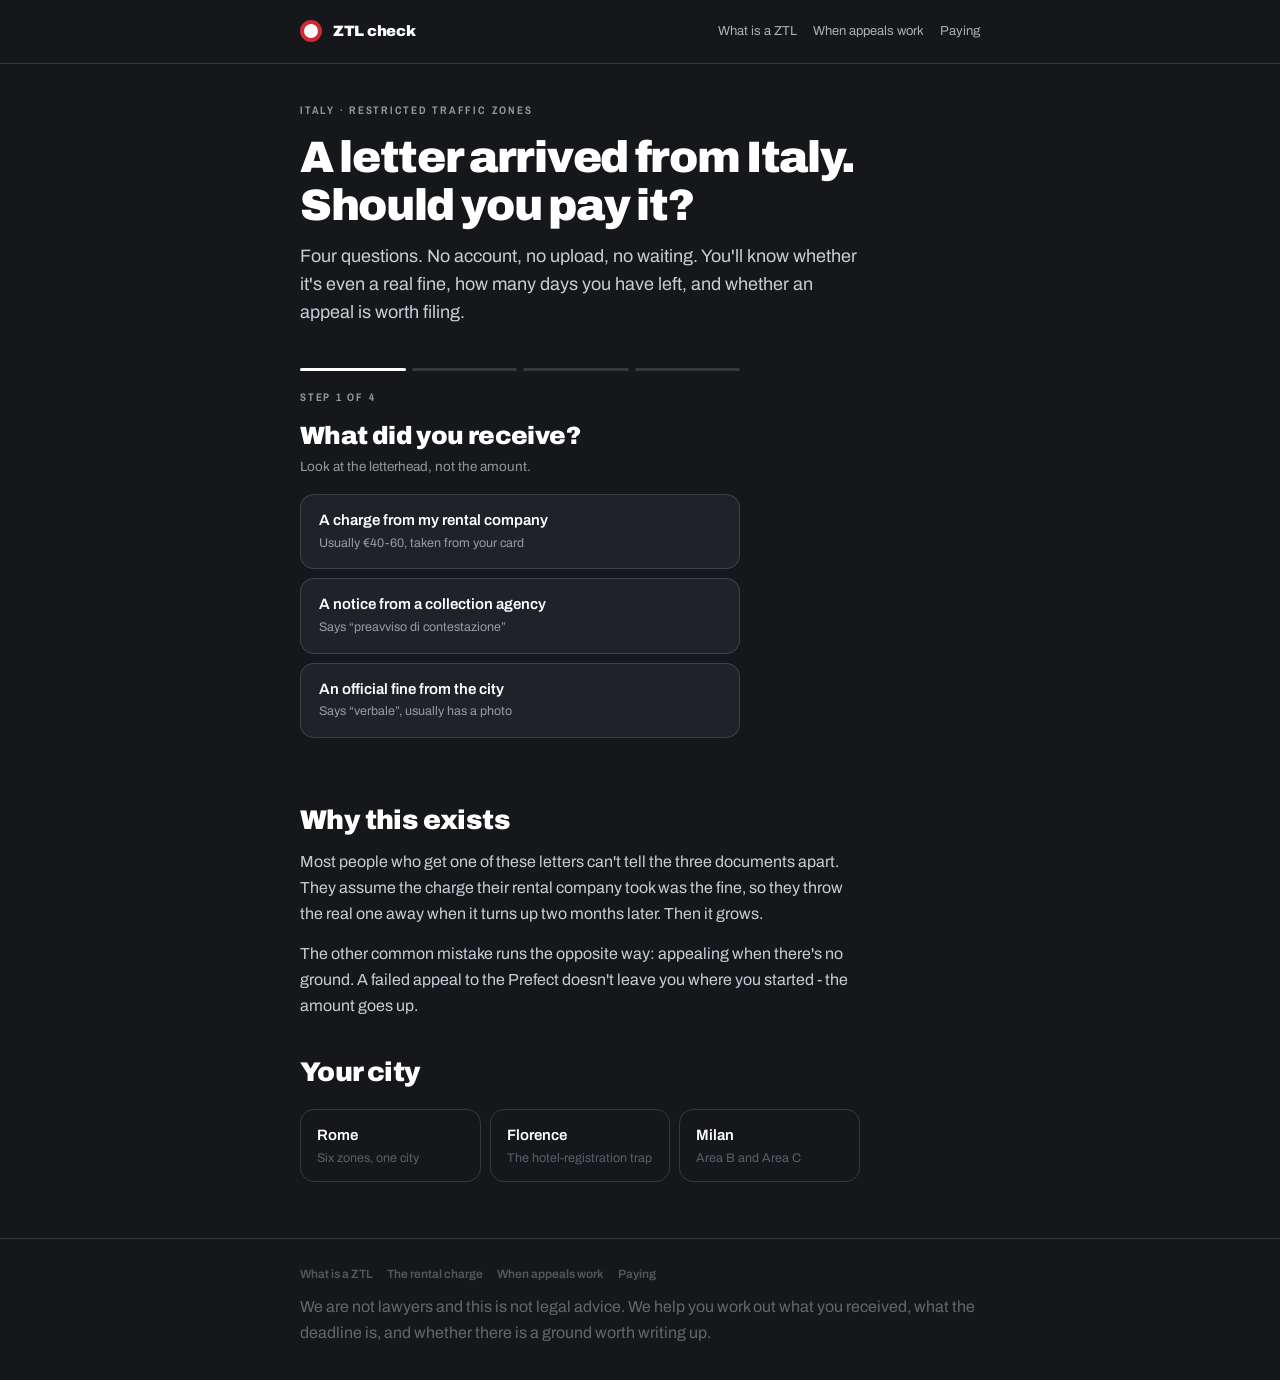
<file: index.html>
<!DOCTYPE html>
<html lang="en">
<head>
<meta charset="utf-8">
<meta name="viewport" content="width=device-width, initial-scale=1, viewport-fit=cover">
<title>Got an Italian ZTL fine? Find out in 30 seconds if you should pay or appeal</title>
<meta name="description" content="Four questions and you know whether your Italian ZTL letter is a real fine, whether you still have a deadline, and whether an appeal is worth it. Free.">
<link rel="canonical" href="https://johansson3.github.io/ztl-check/">
<meta property="og:title" content="Got an Italian ZTL fine?">
<meta property="og:description" content="Four questions. Pay, appeal, or ignore - you'll know in 30 seconds.">
<meta property="og:type" content="website">
<link rel="preconnect" href="https://fonts.googleapis.com">
<link rel="preconnect" href="https://fonts.gstatic.com" crossorigin>
<link href="https://fonts.googleapis.com/css2?family=Archivo+Narrow:wght@600;700&family=Archivo:wght@400;600;900&display=swap" rel="stylesheet">
<link rel="stylesheet" href="style.css">
</head>
<body class="night">

<header class="site-head">
  <div class="wrap">
    <div class="mark" aria-hidden="true"></div>
    <a class="brand" href="index.html">ZTL check</a>
    <nav>
      <a href="what-is-ztl.html">What is a ZTL</a>
      <a href="appeal-grounds.html">When appeals work</a>
      <a href="how-to-pay.html">Paying</a>
    </nav>
  </div>
</header>

<main class="wrap">

  <section style="padding:38px 0 26px;max-width:560px">
    <p class="plate">Italy · restricted traffic zones</p>
    <h1 style="margin:10px 0 14px">A letter arrived from Italy. Should you pay it?</h1>
    <p class="lede" style="color:#C9CDD3">Four questions. No account, no upload, no waiting. You'll know whether it's even a real fine, how many days you have left, and whether an appeal is worth filing.</p>
  </section>

  <!-- ===================== THE TOOL ===================== -->
  <section id="tool">
    <div class="dots" aria-hidden="true">
      <i class="dot on"></i><i class="dot"></i><i class="dot"></i><i class="dot"></i>
    </div>

    <div class="step on" id="s1">
      <p class="plate">Step 1 of 4</p>
      <p class="q">What did you receive?</p>
      <p class="help">Look at the letterhead, not the amount.</p>
      <button class="opt" data-q="doc_type" data-v="rental_fee">
        <b>A charge from my rental company</b><span>Usually €40-60, taken from your card</span></button>
      <button class="opt" data-q="doc_type" data-v="preavviso">
        <b>A notice from a collection agency</b><span>Says “preavviso di contestazione”</span></button>
      <button class="opt" data-q="doc_type" data-v="verbale">
        <b>An official fine from the city</b><span>Says “verbale”, usually has a photo</span></button>
    </div>

    <div class="step" id="s2">
      <p class="plate">Step 2 of 4</p>
      <p class="q">Two dates from the letter</p>
      <p class="help">The second one sits near the photo. Skip it if you can't find it.</p>
      <label class="field"><span class="plate">Date you received it</span>
        <input type="date" id="notice_date"></label>
      <label class="field"><span class="plate">Date you drove into the zone - optional</span>
        <input type="date" id="violation_date"></label>
      <button class="next" id="n2" disabled>Continue</button>
      <button class="back" data-back="1">Back</button>
    </div>

    <div class="step" id="s3">
      <p class="plate">Step 3 of 4</p>
      <p class="q">How did you end up in the zone?</p>
      <button class="opt" data-q="entry" data-v="hotel"><b>My hotel was supposed to register the plate</b></button>
      <button class="opt" data-q="entry" data-v="no_sign"><b>I never saw the sign, or sat-nav sent me in</b></button>
      <button class="opt" data-q="entry" data-v="knew"><b>I knew, but I had to drive in</b></button>
      <button class="back" data-back="2">Back</button>
    </div>

    <div class="step" id="s4">
      <p class="plate">Step 4 of 4</p>
      <p class="q">Does anything on the letter not match?</p>
      <p class="help">Check it against your rental agreement.</p>
      <button class="opt" data-q="mismatch" data-v="plate"><b>The number plate is wrong</b></button>
      <button class="opt" data-q="mismatch" data-v="datetime"><b>The date or time is wrong</b></button>
      <button class="opt" data-q="mismatch" data-v="vehicle"><b>The car make or model is wrong</b></button>
      <button class="opt" data-q="mismatch" data-v="none"><b>Everything is correct</b></button>
      <button class="back" data-back="3">Back</button>
    </div>

    <div class="step" id="sr">
      <div class="sign-badge" id="badge"><div class="num" id="bnum">-</div><div class="unit" id="bunit"></div></div>
      <p id="verdict"></p>
      <p id="detail"></p>
      <div class="ground" id="ground" hidden></div>
      <a class="btn block ghost" id="cta" href="#"></a>
      <button class="back" data-back="1" style="width:100%;text-align:center">Start over</button>
    </div>
  </section>
  <!-- =================== END OF TOOL ==================== -->

  <section style="max-width:560px;margin-top:48px">
    <h2>Why this exists</h2>
    <p style="color:#C9CDD3">Most people who get one of these letters can't tell the three documents apart. They assume the charge their rental company took was the fine, so they throw the real one away when it turns up two months later. Then it grows.</p>
    <p style="color:#C9CDD3">The other common mistake runs the opposite way: appealing when there's no ground. A failed appeal to the Prefect doesn't leave you where you started - the amount goes up.</p>

    <h2>Your city</h2>
    <div class="cities">
      <a href="rome.html">Rome <span>Six zones, one city</span></a>
      <a href="florence.html">Florence <span>The hotel-registration trap</span></a>
      <a href="milan.html">Milan <span>Area B and Area C</span></a>
    </div>
  </section>
</main>

<footer class="site-foot">
  <div class="wrap">
    <nav>
      <a href="what-is-ztl.html">What is a ZTL</a>
      <a href="rental-charge.html">The rental charge</a>
      <a href="appeal-grounds.html">When appeals work</a>
      <a href="how-to-pay.html">Paying</a>
    </nav>
    <p style="margin:0">We are not lawyers and this is not legal advice. We help you work out what you received, what the deadline is, and whether there is a ground worth writing up.</p>
  </div>
</footer>

<script src="rules.js"></script>
<script src="app.js"></script>
</body>
</html>
</file>
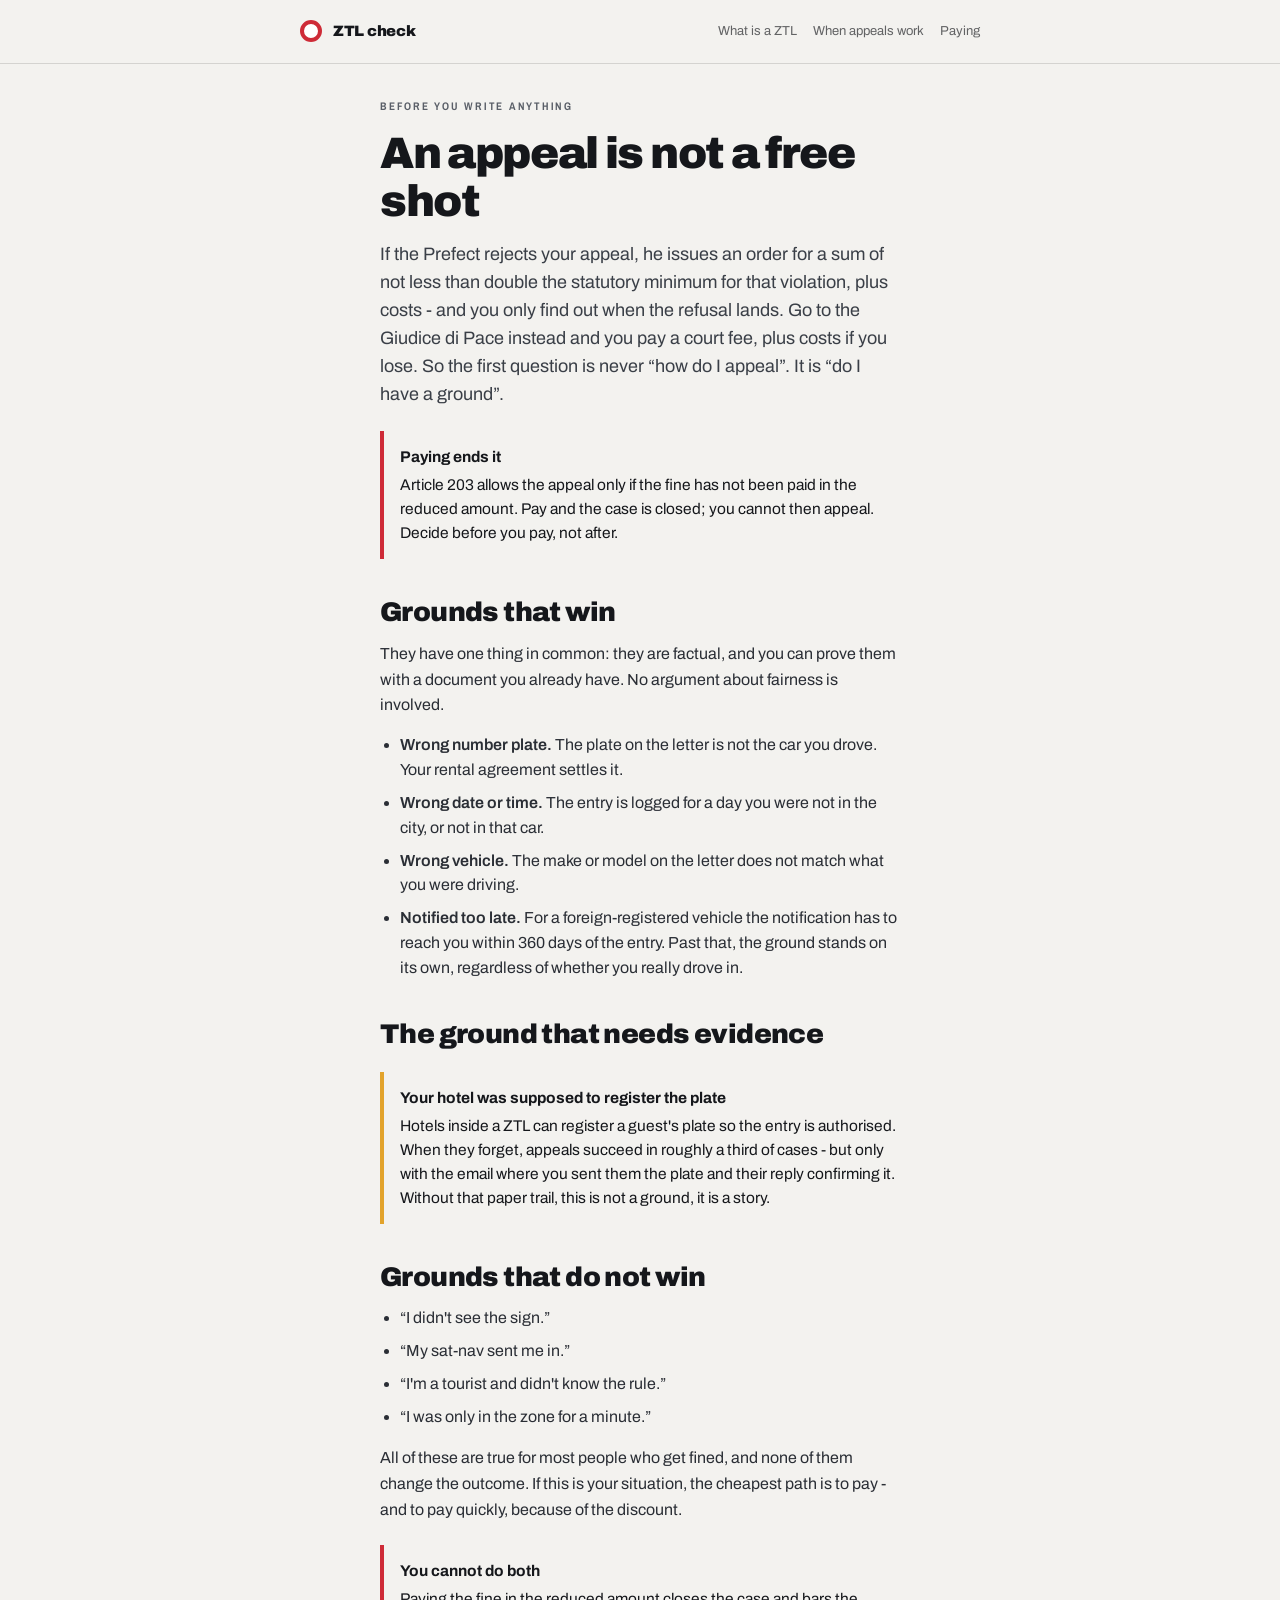
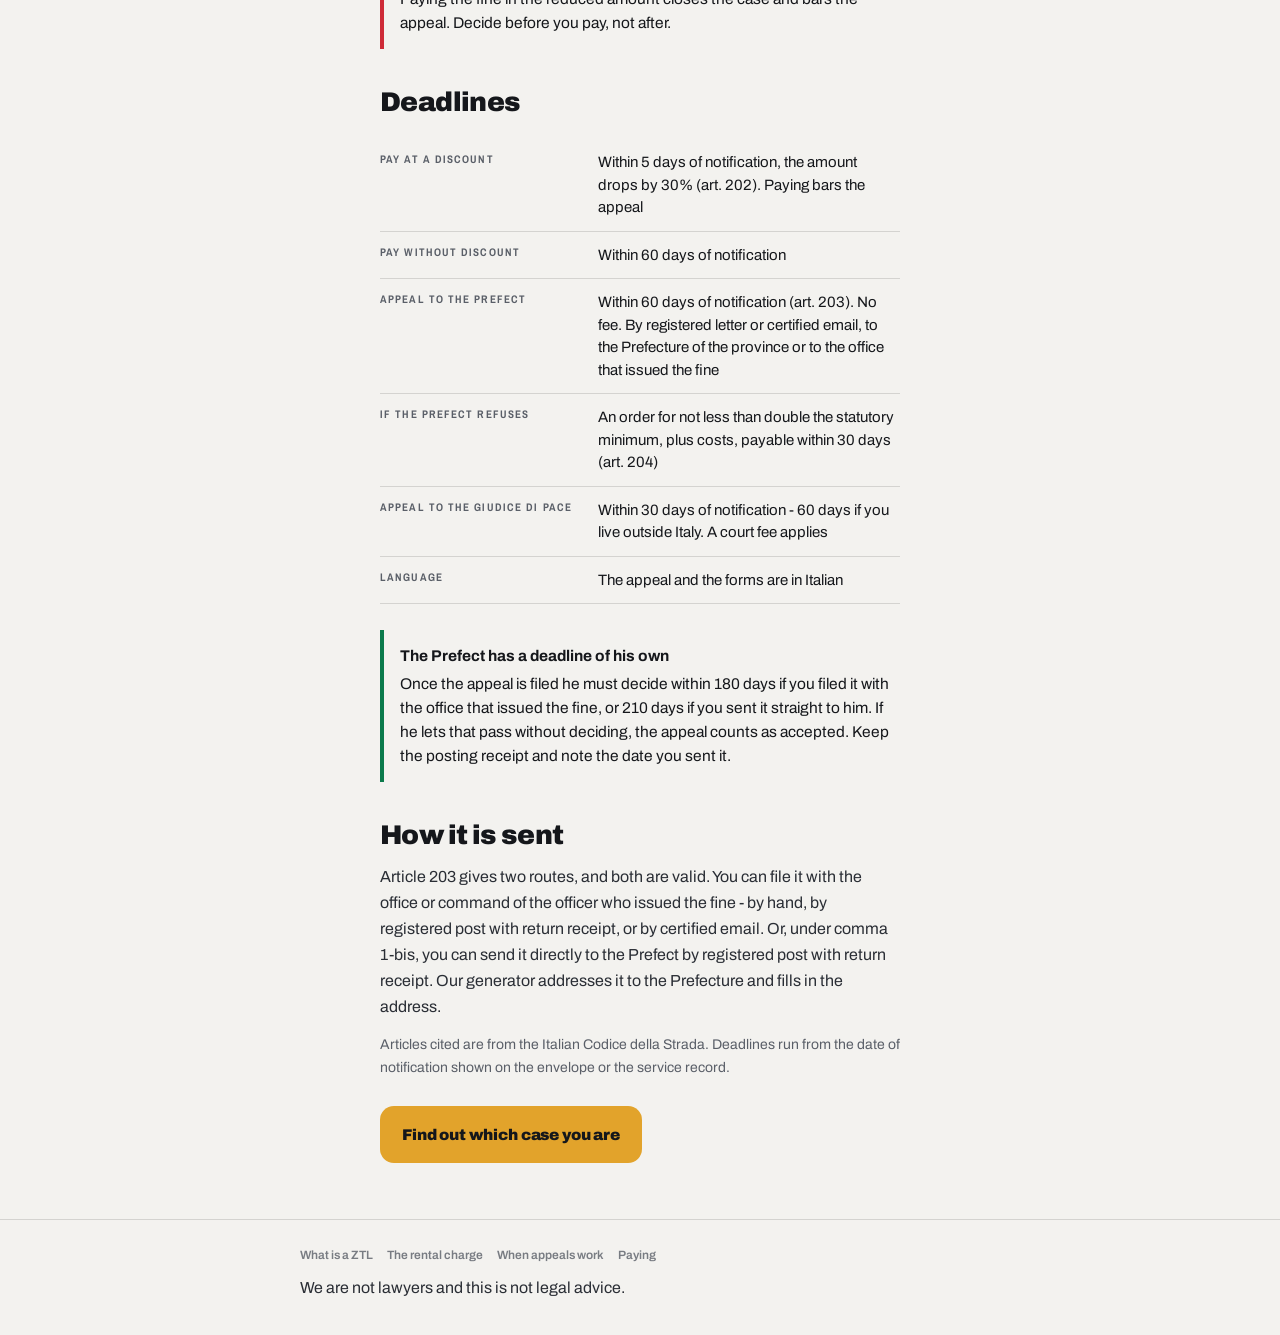
<file: appeal-grounds.html>
<!DOCTYPE html>
<html lang="en">
<head>
<meta charset="utf-8">
<meta name="viewport" content="width=device-width, initial-scale=1">
<title>When is it worth appealing an Italian ZTL fine - and when does appealing cost you more?</title>
<meta name="description" content="Four grounds that actually win a ZTL appeal, the one that only works with written evidence, and why a failed appeal to the Prefect doubles the fine.">
<link rel="canonical" href="https://johansson3.github.io/ztl-check/appeal-grounds.html">
<link rel="preconnect" href="https://fonts.googleapis.com">
<link rel="preconnect" href="https://fonts.gstatic.com" crossorigin>
<link href="https://fonts.googleapis.com/css2?family=Archivo+Narrow:wght@600;700&family=Archivo:wght@400;600;900&display=swap" rel="stylesheet">
<link rel="stylesheet" href="style.css">
</head>
<body class="day">

<header class="site-head">
  <div class="wrap">
    <div class="mark" aria-hidden="true"></div>
    <a class="brand" href="index.html">ZTL check</a>
    <nav>
      <a href="what-is-ztl.html">What is a ZTL</a>
      <a href="appeal-grounds.html">When appeals work</a>
      <a href="how-to-pay.html">Paying</a>
    </nav>
  </div>
</header>

<main class="wrap narrow" style="padding-top:34px">
  <p class="plate">Before you write anything</p>
  <h1 style="margin:10px 0 16px">An appeal is not a free shot</h1>
  <p class="lede">If the Prefect rejects your appeal, he issues an order for a sum of not less than double the statutory minimum for that violation, plus costs - and you only find out when the refusal lands. Go to the Giudice di Pace instead and you pay a court fee, plus costs if you lose. So the first question is never “how do I appeal”. It is “do I have a ground”.</p>

  <div class="note stop">
    <b>Paying ends it</b>
    Article 203 allows the appeal only if the fine has not been paid in the reduced amount. Pay and the case is closed; you cannot then appeal. Decide before you pay, not after.
  </div>

  <h2>Grounds that win</h2>
  <p>They have one thing in common: they are factual, and you can prove them with a document you already have. No argument about fairness is involved.</p>
  <ul>
    <li><strong>Wrong number plate.</strong> The plate on the letter is not the car you drove. Your rental agreement settles it.</li>
    <li><strong>Wrong date or time.</strong> The entry is logged for a day you were not in the city, or not in that car.</li>
    <li><strong>Wrong vehicle.</strong> The make or model on the letter does not match what you were driving.</li>
    <li><strong>Notified too late.</strong> For a foreign-registered vehicle the notification has to reach you within 360 days of the entry. Past that, the ground stands on its own, regardless of whether you really drove in.</li>
  </ul>

  <h2>The ground that needs evidence</h2>
  <div class="note">
    <b>Your hotel was supposed to register the plate</b>
    Hotels inside a ZTL can register a guest's plate so the entry is authorised. When they forget, appeals succeed in roughly a third of cases - but only with the email where you sent them the plate and their reply confirming it. Without that paper trail, this is not a ground, it is a story.
  </div>

  <h2>Grounds that do not win</h2>
  <ul>
    <li>“I didn't see the sign.”</li>
    <li>“My sat-nav sent me in.”</li>
    <li>“I'm a tourist and didn't know the rule.”</li>
    <li>“I was only in the zone for a minute.”</li>
  </ul>
  <p>All of these are true for most people who get fined, and none of them change the outcome. If this is your situation, the cheapest path is to pay - and to pay quickly, because of the discount.</p>

  <div class="note stop">
    <b>You cannot do both</b>
    Paying the fine in the reduced amount closes the case and bars the appeal. Decide before you pay, not after.
  </div>

  <h2>Deadlines</h2>
  <table class="facts">
    <tr><th>Pay at a discount</th><td>Within 5 days of notification, the amount drops by 30% (art. 202). Paying bars the appeal</td></tr>
    <tr><th>Pay without discount</th><td>Within 60 days of notification</td></tr>
    <tr><th>Appeal to the Prefect</th><td>Within 60 days of notification (art. 203). No fee. By registered letter or certified email, to the Prefecture of the province or to the office that issued the fine</td></tr>
    <tr><th>If the Prefect refuses</th><td>An order for not less than double the statutory minimum, plus costs, payable within 30 days (art. 204)</td></tr>
    <tr><th>Appeal to the Giudice di Pace</th><td>Within 30 days of notification - 60 days if you live outside Italy. A court fee applies</td></tr>
    <tr><th>Language</th><td>The appeal and the forms are in Italian</td></tr>
  </table>
  <div class="note go">
    <b>The Prefect has a deadline of his own</b>
    Once the appeal is filed he must decide within 180 days if you filed it with the office that issued the fine, or 210 days if you sent it straight to him. If he lets that pass without deciding, the appeal counts as accepted. Keep the posting receipt and note the date you sent it.
  </div>

  <h2>How it is sent</h2>
  <p>Article 203 gives two routes, and both are valid. You can file it with the office or command of the officer who issued the fine - by hand, by registered post with return receipt, or by certified email. Or, under comma 1-bis, you can send it directly to the Prefect by registered post with return receipt. Our generator addresses it to the Prefecture and fills in the address.</p>

  <p style="font-size:14px;color:var(--muted)">Articles cited are from the Italian Codice della Strada. Deadlines run from the date of notification shown on the envelope or the service record.</p>

  <p style="margin-top:26px"><a class="btn primary" href="index.html">Find out which case you are</a></p>
</main>

<footer class="site-foot">
  <div class="wrap">
    <nav>
      <a href="what-is-ztl.html">What is a ZTL</a>
      <a href="rental-charge.html">The rental charge</a>
      <a href="appeal-grounds.html">When appeals work</a>
      <a href="how-to-pay.html">Paying</a>
    </nav>
    <p style="margin:0">We are not lawyers and this is not legal advice.</p>
  </div>
</footer>
</body>
</html>
</file>
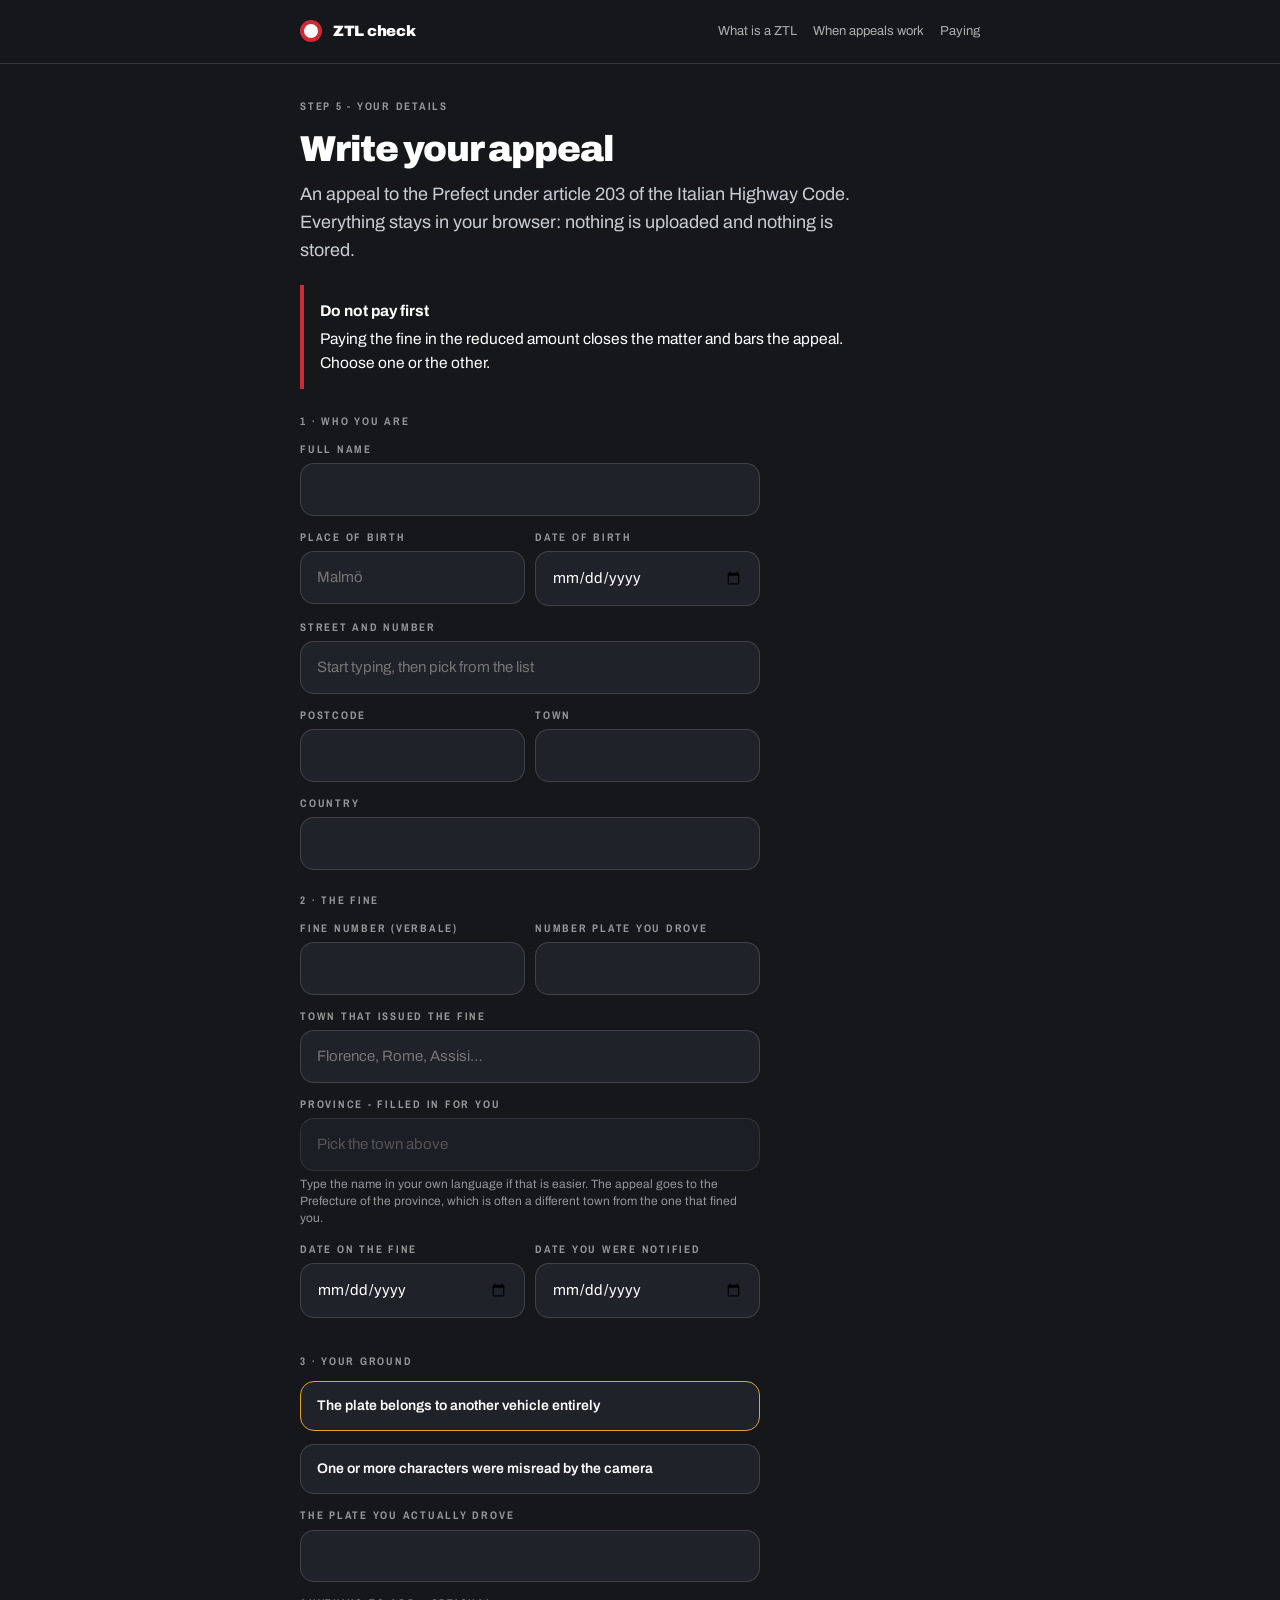
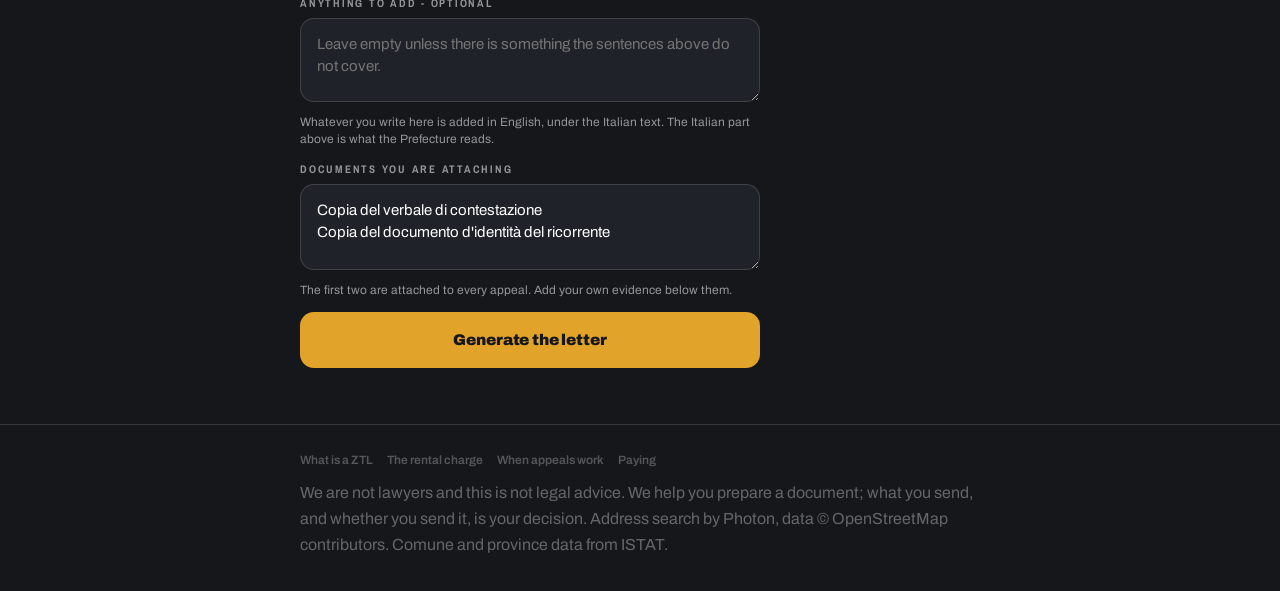
<file: appeal.html>
<!DOCTYPE html>
<html lang="en">
<head>
<meta charset="utf-8">
<meta name="viewport" content="width=device-width, initial-scale=1, viewport-fit=cover">
<title>Write your ZTL appeal - ZTL check</title>
<meta name="robots" content="noindex">
<link rel="preconnect" href="https://fonts.googleapis.com">
<link rel="preconnect" href="https://fonts.gstatic.com" crossorigin>
<link href="https://fonts.googleapis.com/css2?family=Archivo+Narrow:wght@600;700&family=Archivo:wght@400;600;900&display=swap" rel="stylesheet">
<link rel="stylesheet" href="style.css">
<style>
  .form-grid{max-width:460px;margin:0}
  .form-grid input,.form-grid textarea{
    width:100%;background:var(--asphalt-2);border:1px solid var(--line-dark);
    border-radius:var(--r);padding:14px 16px;color:var(--sign);font:inherit;font-size:15px;
  }
  .form-grid input[readonly]{opacity:.65;cursor:default}
  .form-grid textarea{min-height:84px;resize:vertical;line-height:1.5}
  .form-grid label{display:block;margin-bottom:13px}
  .form-grid label .plate{display:block;margin-bottom:6px}
  .two{display:grid;grid-template-columns:1fr 1fr;gap:10px}
  @media(max-width:460px){.two{grid-template-columns:1fr;gap:0}}
  .hint{font-size:12px;color:var(--chalk);margin:-8px 0 13px;line-height:1.45}
  .miss{border-color:var(--rosso) !important}

  .ac{position:relative}
  .ac-list{
    position:absolute;z-index:40;left:0;right:0;top:calc(100% + 4px);
    background:#242830;border:1px solid var(--line-dark);border-radius:var(--r);
    overflow:hidden;box-shadow:0 14px 36px rgba(0,0,0,.5);max-height:290px;overflow-y:auto;
  }
  .ac-list button{
    display:block;width:100%;text-align:left;background:none;border:0;cursor:pointer;
    font:inherit;font-size:14px;color:var(--sign);padding:12px 15px;line-height:1.35;
  }
  .ac-list button+button{border-top:1px solid var(--line-dark)}
  .ac-list button:hover,.ac-list button.sel{background:#2E333C}
  .ac-list button span{display:block;font-size:12px;color:var(--chalk);margin-top:2px}
  .ac-status{font-size:12px;color:var(--chalk);padding:11px 15px}

  .pick{
    display:block;background:var(--asphalt-2);border:1px solid var(--line-dark);
    border-radius:var(--r);padding:14px 16px;margin-bottom:9px;cursor:pointer;font-size:14px;line-height:1.45;
  }
  /* width:0 matters: .form-grid input sets width:100%, and an absolutely
     positioned radio would otherwise be 100% of the viewport and overflow it. */
  .pick input{position:absolute;opacity:0;pointer-events:none;width:0;height:0}
  .pick.on{border-color:var(--ambra)}
  .pick b{display:block;font-weight:600}

  #out{display:none;max-width:580px;margin:0}
  #letter{
    background:var(--sign);color:#111;border-radius:var(--r);padding:24px;
    font-family:ui-monospace,'SF Mono',Menlo,monospace;font-size:13px;line-height:1.62;
    white-space:pre-wrap;word-wrap:break-word;margin-bottom:14px;
  }
  .row{display:flex;gap:9px;flex-wrap:wrap}
  .row .btn{flex:1;min-width:148px}
  #summary{
    background:var(--asphalt-2);border:1px solid var(--line-dark);border-radius:var(--r);
    padding:18px 20px;font-size:13.5px;line-height:1.6;color:#D3D6DB;
    white-space:pre-wrap;margin-bottom:16px;
  }

  /* On paper this is a letter to a public office, not a terminal dump:
     serif body, generous margins, and none of the on-screen guidance. */
  @media print{
    @page{ margin:25mm 22mm; }
    .site-head,.site-foot,.row,#form-wrap,#out>.plate,#out>h2,.note,#summary{display:none !important}
    body{background:#fff;color:#000}
    #out{display:block !important;max-width:100%}
    #letter{
      background:#fff;color:#000;padding:0;border-radius:0;
      font-family:Georgia,'Times New Roman',serif;
      font-size:11.5pt;line-height:1.55;
    }
  }
</style>
</head>
<body class="night">

<header class="site-head">
  <div class="wrap">
    <div class="mark" aria-hidden="true"></div>
    <a class="brand" href="index.html">ZTL check</a>
    <nav>
      <a href="what-is-ztl.html">What is a ZTL</a>
      <a href="appeal-grounds.html">When appeals work</a>
      <a href="how-to-pay.html">Paying</a>
    </nav>
  </div>
</header>

<main class="wrap">

  <section id="form-wrap" style="padding:34px 0 0;max-width:580px">
    <p class="plate">Step 5 - your details</p>
    <h1 style="margin:10px 0 12px;font-size:clamp(26px,5.5vw,36px)">Write your appeal</h1>
    <p class="lede" style="color:#C9CDD3">An appeal to the Prefect under article 203 of the Italian Highway Code. Everything stays in your browser: nothing is uploaded and nothing is stored.</p>

    <div class="note stop" style="margin-top:20px">
      <b>Do not pay first</b>
      Paying the fine in the reduced amount closes the matter and bars the appeal. Choose one or the other.
    </div>

    <div class="form-grid" style="margin-top:24px">

      <p class="plate" style="margin:4px 0 10px">1 &middot; Who you are</p>
      <label><span class="plate">Full name</span><input id="f_name" autocomplete="name"></label>
      <div class="two">
        <label><span class="plate">Place of birth</span><input id="f_bplace" placeholder="Malmö"></label>
        <label><span class="plate">Date of birth</span><input id="f_bdate" type="date"></label>
      </div>

      <div class="ac">
        <label><span class="plate">Street and number</span>
          <input id="f_street" autocomplete="off" placeholder="Start typing, then pick from the list"></label>
        <div class="ac-list" id="ac_street" hidden></div>
      </div>
      <div class="two">
        <label><span class="plate">Postcode</span><input id="f_zip"></label>
        <label><span class="plate">Town</span><input id="f_town"></label>
      </div>
      <div class="ac">
        <label><span class="plate">Country</span><input id="f_country" autocomplete="off"></label>
        <div class="ac-list" id="ac_country" hidden></div>
      </div>

      <p class="plate" style="margin:22px 0 10px">2 &middot; The fine</p>
      <div class="two">
        <label><span class="plate">Fine number (verbale)</span><input id="f_num"></label>
        <label><span class="plate">Number plate you drove</span><input id="f_plate" style="text-transform:uppercase"></label>
      </div>
      <div class="ac">
        <label><span class="plate">Town that issued the fine</span>
          <input id="f_city" autocomplete="off" placeholder="Florence, Rome, Assisi…"></label>
        <div class="ac-list" id="ac_city" hidden></div>
      </div>
      <label><span class="plate">Province - filled in for you</span><input id="f_prov" readonly placeholder="Pick the town above"></label>
      <p class="hint">Type the name in your own language if that is easier. The appeal goes to the Prefecture of the province, which is often a different town from the one that fined you.</p>
      <div class="two">
        <label><span class="plate">Date on the fine</span><input id="f_vdate" type="date"></label>
        <label><span class="plate">Date you were notified</span><input id="f_notified" type="date"></label>
      </div>

      <p class="plate" style="margin:22px 0 10px">3 &middot; Your ground</p>
      <div id="picks"></div>
      <div id="extra"></div>

      <label style="margin-top:6px"><span class="plate">Anything to add - optional</span>
        <textarea id="f_facts" placeholder="Leave empty unless there is something the sentences above do not cover."></textarea></label>
      <p class="hint">Whatever you write here is added in English, under the Italian text. The Italian part above is what the Prefecture reads.</p>

      <label><span class="plate">Documents you are attaching</span>
        <textarea id="f_docs" style="min-height:86px"></textarea></label>
      <p class="hint">The first two are attached to every appeal. Add your own evidence below them.</p>

      <button class="btn primary block" id="gen" style="margin-top:6px">Generate the letter</button>
    </div>
  </section>

  <section id="out" style="padding-top:30px">
    <p class="plate">Ready to send</p>
    <h2 style="margin:8px 0 16px">Your appeal, in Italian</h2>
    <div id="letter"></div>
    <div id="summary"></div>
    <div class="row">
      <button class="btn primary" id="copy">Copy the text</button>
      <button class="btn ghost" id="print">Print / save as PDF</button>
      <a class="btn ghost" href="appeal.html">Start again</a>
    </div>

    <div class="note stop" style="margin-top:26px">
      <b>How and where to send it</b>
      <span id="sendto"></span>
    </div>
    <div class="note go">
      <b>The Prefect is on a clock too</b>
      Once your appeal is in, he has a deadline to decide: 210 days when you sent it to him directly, 180 days when you filed it with the office that issued the fine. If he lets that pass without deciding, the appeal counts as accepted. So keep the posting receipt, and note the date.
    </div>
    <div class="note">
      <b>What happens if the Prefect rejects it</b>
      The Prefect issues an order for a sum of not less than double the statutory minimum for the violation, plus costs, payable within 30 days. That is the risk you are taking. The alternative route, the Justice of the Peace, runs 30 days from notification, or 60 days if you live outside Italy, and carries a court fee.
    </div>
    <div class="note">
      <b>Read it before you sign</b>
      This is a template filled with what you typed. Check that the fine number, the plate, the town and the dates match your letter exactly.
    </div>
  </section>
</main>

<footer class="site-foot">
  <div class="wrap">
    <nav>
      <a href="what-is-ztl.html">What is a ZTL</a>
      <a href="rental-charge.html">The rental charge</a>
      <a href="appeal-grounds.html">When appeals work</a>
      <a href="how-to-pay.html">Paying</a>
    </nav>
    <p style="margin:0">We are not lawyers and this is not legal advice. We help you prepare a document; what you send, and whether you send it, is your decision. Address search by Photon, data &copy; OpenStreetMap contributors. Comune and province data from ISTAT.</p>
  </div>
</footer>

<script src="rules.js"></script>
<script src="data-comuni.js"></script>
<script src="data-countries.js"></script>
<script src="data-prefetture.js"></script>
<script>
(function(){

/* ============================================================
   A tiny shared type-ahead. Give it an input, a list element,
   and a function that returns [{label, sub, pick}] for a query.
   ============================================================ */
function typeahead(input, list, lookup, minLen){
  var timer, idx = -1, items = [];

  function close(){ list.hidden = true; list.innerHTML = ''; idx = -1; items = []; }
  function status(msg){ list.hidden = false; list.innerHTML = '<div class="ac-status">' + msg + '</div>'; items = []; }

  function render(res){
    if (!res || !res.length) { status('No match. Type it by hand.'); return; }
    list.hidden = false; list.innerHTML = ''; items = []; idx = -1;
    res.forEach(function(r){
      var b = document.createElement('button');
      b.type = 'button';
      b.innerHTML = r.label + (r.sub ? '<span>' + r.sub + '</span>' : '');
      b.addEventListener('click', function(){ r.pick(); close(); });
      list.appendChild(b); items.push(b);
    });
  }

  input.addEventListener('input', function(){
    var q = input.value.trim();
    clearTimeout(timer);
    if (q.length < (minLen || 2)) { close(); return; }
    timer = setTimeout(function(){
      var out = lookup(q, render, status);
      if (out) render(out);
    }, 180);
  });

  input.addEventListener('keydown', function(e){
    if (list.hidden || !items.length) return;
    if (e.key === 'ArrowDown' || e.key === 'ArrowUp') {
      e.preventDefault();
      idx = (idx + (e.key === 'ArrowDown' ? 1 : -1) + items.length) % items.length;
      items.forEach(function(b,i){ b.classList.toggle('sel', i === idx); });
      items[idx].scrollIntoView({ block:'nearest' });
    } else if (e.key === 'Enter' && idx > -1) {
      e.preventDefault(); items[idx].click();
    } else if (e.key === 'Escape') { close(); }
  });

  document.addEventListener('click', function(e){
    if (!list.contains(e.target) && e.target !== input) close();
  });
  return { close: close };
}

function fold(s){
  return s.toLowerCase().normalize('NFD').replace(/[̀-ͯ]/g,'');
}

function esc(s){
  return String(s).replace(/&/g,'&amp;').replace(/</g,'&lt;').replace(/>/g,'&gt;');
}

/* ---------------- comune -> province ---------------- */
var C = window.IT_COMUNI, chosenComune = null;

typeahead(document.getElementById('f_city'), document.getElementById('ac_city'), function(q){
  var k = fold(q), starts = [], has = [];

  Object.keys(C.a).forEach(function(alias){
    if (fold(alias).indexOf(k) === 0) {
      var row = C.c.find(function(r){ return r[0] === C.a[alias]; });
      if (row && !starts.some(function(x){ return x[0] === row[0]; })) starts.push(row);
    }
  });

  for (var i = 0; i < C.c.length && starts.length + has.length < 60; i++) {
    var n = fold(C.c[i][0]), p = n.indexOf(k);
    if (p === 0) { if (!starts.some(function(x){ return x[0] === C.c[i][0]; })) starts.push(C.c[i]); }
    else if (p > 0) has.push(C.c[i]);
  }

  return starts.concat(has).slice(0, 8).map(function(r){
    return {
      label: r[0],
      sub: 'Provincia di ' + C.p[r[1]] + ' (' + r[2] + ')',
      pick: function(){
        chosenComune = r;
        document.getElementById('f_city').value = r[0];
        document.getElementById('f_prov').value = C.p[r[1]] + ' (' + r[2] + ')';
        document.getElementById('f_city').classList.remove('miss');
      }
    };
  });
}, 2);

/* ---------------- country ---------------- */
var chosenCountry = null;

typeahead(document.getElementById('f_country'), document.getElementById('ac_country'), function(q){
  var k = fold(q);
  return window.COUNTRIES
    .filter(function(r){ return fold(r[0]).indexOf(k) === 0 || fold(r[1]).indexOf(k) === 0; })
    .slice(0, 8)
    .map(function(r){
      return { label: r[0], sub: r[1], pick: function(){
        chosenCountry = r;
        document.getElementById('f_country').value = r[0];
        document.getElementById('f_country').classList.remove('miss');
      } };
    });
}, 2);

/* ---------------- street (Photon) ---------------- */
typeahead(document.getElementById('f_street'), document.getElementById('ac_street'), function(q, render, status){
  status('Searching…');
  fetch('https://photon.komoot.io/api/?limit=6&q=' + encodeURIComponent(q))
    .then(function(r){ return r.json(); })
    .then(function(d){
      if (!d.features) { status('Search unavailable. Type it by hand.'); return; }
      render(d.features.map(function(ft){
        var p = ft.properties;
        var street = [p.street || p.name || '', p.housenumber || ''].join(' ').trim();
        var town = p.city || p.town || p.village || p.county || '';
        var sub = [p.postcode || '', town, p.country || ''].filter(Boolean).join(', ');
        return { label: street || p.name || sub, sub: sub, pick: function(){
          document.getElementById('f_street').value = street || p.name || '';
          document.getElementById('f_zip').value = p.postcode || '';
          document.getElementById('f_town').value = town;
          if (p.country) {
            var m = window.COUNTRIES.find(function(r){ return fold(r[0]) === fold(p.country) || fold(r[1]) === fold(p.country); });
            chosenCountry = m || null;
            document.getElementById('f_country').value = m ? m[0] : p.country;
          }
        } };
      }));
    })
    .catch(function(){ status('Search unavailable. Type it by hand.'); });
  return null;
}, 4);

/* ============================================================
   Ground -> Italian sentences
   ============================================================ */
var GROUNDS = {
  wrong_plate: { title:"The plate on the fine is not the car you drove", opts:[
    { label:"The plate belongs to another vehicle entirely",
      fields:[{id:"real",label:"The plate you actually drove"}],
      it:function(d){ return "la targa indicata nel verbale non corrisponde a quella del veicolo condotto dal sottoscritto, targato " + d.real.toUpperCase() + ", come risulta dalla documentazione allegata"; } },
    { label:"One or more characters were misread by the camera",
      fields:[{id:"real",label:"The correct plate"}],
      it:function(d){ return "la targa rilevata dal dispositivo di controllo risulta errata, essendo il veicolo condotto dal sottoscritto targato " + d.real.toUpperCase() + ", come risulta dalla documentazione allegata"; } }
  ]},
  wrong_datetime: { title:"The date or time on the fine is wrong", opts:[
    { label:"I was not in that town at that moment",
      fields:[{id:"where",label:"Where you were instead"}],
      it:function(d){ return "alla data e all'ora indicate nel verbale il sottoscritto non si trovava nel luogo della contestazione, bensì a " + d.where + ", come risulta dalla documentazione allegata"; } },
    { label:"The car was not in my possession on that date",
      fields:[{id:"period",label:"The dates you had the car"}],
      it:function(d){ return "alla data indicata nel verbale il veicolo non era nella disponibilità del sottoscritto, che ne ha avuto la detenzione soltanto nel periodo " + d.period + ", come risulta dal contratto di noleggio allegato"; } }
  ]},
  wrong_vehicle: { title:"The vehicle described is not the one you drove", opts:[
    { label:"Different make, model or colour",
      fields:[{id:"make",label:"Make and model you drove"},{id:"colour",label:"Its colour"}],
      it:function(d){ return "il veicolo condotto dal sottoscritto era una " + d.make + " di colore " + d.colour + ", diverso da quello descritto nel verbale, come risulta dal contratto di noleggio allegato"; } }
  ]},
  hotel_whitelist: { title:"The hotel was to register your plate", opts:[
    { label:"I sent the plate to the hotel and they confirmed",
      fields:[{id:"hotel",label:"Name of the hotel"},{id:"when",label:"Date you sent the plate",type:"date"}],
      it:function(d){ return "il sottoscritto era ospite della struttura ricettiva " + d.hotel + ", alla quale in data " + d.when + " aveva comunicato la targa del veicolo ai fini dell'autorizzazione all'accesso in Zona a Traffico Limitato, come risulta dalla corrispondenza allegata"; } },
    { label:"The hotel registered the wrong plate",
      fields:[{id:"hotel",label:"Name of the hotel"}],
      it:function(d){ return "la struttura ricettiva " + d.hotel + ", presso la quale il sottoscritto era alloggiato, ha comunicato una targa errata ai fini dell'autorizzazione all'accesso, come risulta dalla corrispondenza allegata"; } }
  ]},
  notified_late: { title:"You were notified after the legal deadline", opts:[
    { label:"Notification arrived more than 360 days after the entry",
      fields:[],
      it:function(){ return "la notificazione del verbale è avvenuta oltre il termine di trecentosessanta giorni dall'accertamento, previsto dall'art. 201, comma 1, del Codice della Strada per i soggetti residenti all'estero"; } }
  ]}
};

var g = new URLSearchParams(location.search).get('g');
if (!GROUNDS[g]) g = 'wrong_plate';
var G = GROUNDS[g], chosen = 0;

var picks = document.getElementById('picks'), extra = document.getElementById('extra');
G.opts.forEach(function(o,i){
  var l = document.createElement('label');
  l.className = 'pick' + (i === 0 ? ' on' : '');
  l.innerHTML = '<input type="radio" name="opt"' + (i === 0 ? ' checked' : '') + '><b>' + o.label + '</b>';
  l.addEventListener('click', function(){
    chosen = i;
    Array.prototype.forEach.call(picks.children, function(c,k){ c.classList.toggle('on', k === i); });
    renderFields();
  });
  picks.appendChild(l);
});

function renderFields(){
  extra.innerHTML = '';
  G.opts[chosen].fields.forEach(function(f){
    var l = document.createElement('label');
    l.innerHTML = '<span class="plate">' + f.label + '</span>' +
                  '<input id="x_' + f.id + '"' + (f.type === 'date' ? ' type="date"' : '') + '>';
    extra.appendChild(l);
  });
}
renderFields();

document.getElementById('f_docs').value =
  "Copia del verbale di contestazione\nCopia del documento d'identità del ricorrente";

/* ============================================================
   Build the letter
   ============================================================ */
function v(id){ var el = document.getElementById(id); return el ? el.value.trim() : ''; }
function itDate(s){ if (!s) return '____________'; var p = s.split('-'); return p[2] + '.' + p[1] + '.' + p[0]; }
function today(){ var d = new Date(), p = function(n){ return (n < 10 ? '0' : '') + n; };
  return p(d.getDate()) + '.' + p(d.getMonth() + 1) + '.' + d.getFullYear(); }

document.getElementById('gen').addEventListener('click', function(){
  var req = ['f_name','f_bplace','f_bdate','f_street','f_zip','f_town','f_country',
             'f_num','f_plate','f_city','f_vdate','f_notified'];
  G.opts[chosen].fields.forEach(function(f){ req.push('x_' + f.id); });

  var ok = true;
  req.forEach(function(id){
    var el = document.getElementById(id);
    if (!el) return;
    if (!el.value.trim()) { el.classList.add('miss'); ok = false; } else { el.classList.remove('miss'); }
  });
  if (!chosenComune) { document.getElementById('f_city').classList.add('miss'); ok = false; }
  if (!ok) { document.querySelector('.miss').focus(); return; }

  var d = {};
  G.opts[chosen].fields.forEach(function(f){
    d[f.id] = f.type === 'date' ? itDate(v('x_' + f.id)) : v('x_' + f.id);
  });

  var prov    = C.p[chosenComune[1]];
  var sigla   = chosenComune[2];
  var comune  = chosenComune[0];

  // Addressee block. Three provinces have no Prefettura of their own, so the
  // letter names the body that actually holds the prefectural functions.
  var P  = window.IT_PREFETTURE[sigla] || null;
  var to = P
    ? (P.to || "Alla Prefettura - Ufficio Territoriale del Governo di " + prov) +
      "\n" + P.s + "\n" + P.z + " " + P.t
    : "Alla Prefettura - Ufficio Territoriale del Governo di " + prov +
      "\n(indirizzo indicato nel verbale)";
  // Italian name of the country, whether it was picked from the list or just typed
  var typed = v('f_country');
  var match = chosenCountry || window.COUNTRIES.find(function(r){
    return fold(r[0]) === fold(typed) || fold(r[1]) === fold(typed);
  });
  var country = match ? match[1] : typed;
  var addr    = v('f_street') + '\n' + v('f_zip') + ' ' + v('f_town') + '\n' + country;

  var t =
to + "\n\n" +
"OGGETTO: ricorso ai sensi dell'art. 203 del Codice della Strada\n" +
"avverso il verbale di contestazione n. " + v('f_num') + " del " + itDate(v('f_vdate')) + "\n" +
"elevato dal Comune di " + comune + "\n\n" +
"Il/La sottoscritto/a " + v('f_name') + ", nato/a a " + v('f_bplace') +
" il " + itDate(v('f_bdate')) + ",\n" +
"residente in:\n" + addr + "\n\n" +
"in qualità di conducente del veicolo targato " + v('f_plate').toUpperCase() + "\n\n" +
"PREMESSO CHE\n\n" +
"in data " + itDate(v('f_notified')) + " il sottoscritto ha ricevuto la notificazione del verbale " +
"di contestazione n. " + v('f_num') + " del " + itDate(v('f_vdate')) + ", elevato dal Comune di " + comune +
" per asserito accesso non autorizzato in Zona a Traffico Limitato;\n\n" +
"che il sottoscritto non ha provveduto al pagamento in misura ridotta;\n\n" +
"RILEVATO CHE\n\n" + G.opts[chosen].it(d) + ";\n\n" +
"CHIEDE\n\n" +
"l'annullamento del verbale indicato in oggetto e di ogni conseguente richiesta di pagamento.\n\n" +
(v('f_facts') ? "Nota del ricorrente (in lingua inglese):\n" + v('f_facts') + "\n\n" : "") +
"Si allegano i seguenti documenti:\n" + (v('f_docs') || "(elencare i documenti allegati)") + "\n\n" +
"Si chiede che ogni comunicazione relativa al presente ricorso sia inviata all'indirizzo sopra indicato.\n\n" +
(v('f_town') || "____________") + ", " + today() + "\n\n\n" +
"Firma ____________________";

  var s =
"An appeal to the Prefect of " + prov + " under article 203 of the Italian Highway Code, " +
"against fine no. " + v('f_num') + " issued by the comune of " + comune + ".\n" +
"Ground: " + G.title + ".\n\n" +
"Print it, sign it, attach copies of every document you listed, and send it by registered post " +
"with return receipt within 60 days of " + itDate(v('f_notified')) + ".\n" +
"Do not pay the fine in the meantime: paying bars the appeal.\n\n" +
"This summary is for you. It is not printed with the letter.";

  // Where it physically goes, with the address spelled out.
  var send;
  if (P) {
    send = 'You have 60 days from ' + itDate(v('f_notified')) + '. ' +
      'Send it by registered post with return receipt (raccomandata A/R) to:' +
      '<br><br><strong>' + esc(P.to ? P.to.replace(/^A[l]? /, '') : 'Prefettura - UTG di ' + prov) +
      '<br>' + esc(P.s) + '<br>' + esc(P.z) + ' ' + esc(P.t) + ' - Italia</strong>' +
      '<br><br>That is the route article 203 comma 1-bis provides for sending it straight to the Prefect, ' +
      'and registered post is what it names. The other route is to file it with the police office that ' +
      'issued the fine, named on the verbale: by hand, by registered post, or by certified email. ' +
      'The Prefecture\'s certified address is <strong>' + esc(P.pec) + '</strong>, but an ordinary ' +
      'email account cannot send to one, so without PEC the post is your route. Keep the receipt.' +
      '<br><br><span style="opacity:.7">Check this address against the one printed on your fine. ' +
      'Offices move, and the fine is the authority.</span>';
  } else {
    send = 'You have 60 days from ' + itDate(v('f_notified')) + '. ' +
      'We do not hold a Prefecture address for this province, so take it from the fine itself: ' +
      'it names the office and address for the appeal. Send it by registered post with return receipt, ' +
      'and keep the receipt.';
  }
  document.getElementById('sendto').innerHTML = send;

  document.getElementById('letter').textContent = t;
  document.getElementById('summary').textContent = s;
  document.getElementById('out').style.display = 'block';
  document.getElementById('form-wrap').style.display = 'none';
  window.scrollTo(0,0);
});

document.getElementById('copy').addEventListener('click', function(){
  var btn = this;
  navigator.clipboard.writeText(document.getElementById('letter').textContent).then(function(){
    btn.textContent = 'Copied'; setTimeout(function(){ btn.textContent = 'Copy the text'; }, 1800);
  }).catch(function(){ btn.textContent = 'Select the text and copy it'; });
});
document.getElementById('print').addEventListener('click', function(){ window.print(); });

})();
</script>
</body>
</html>
</file>
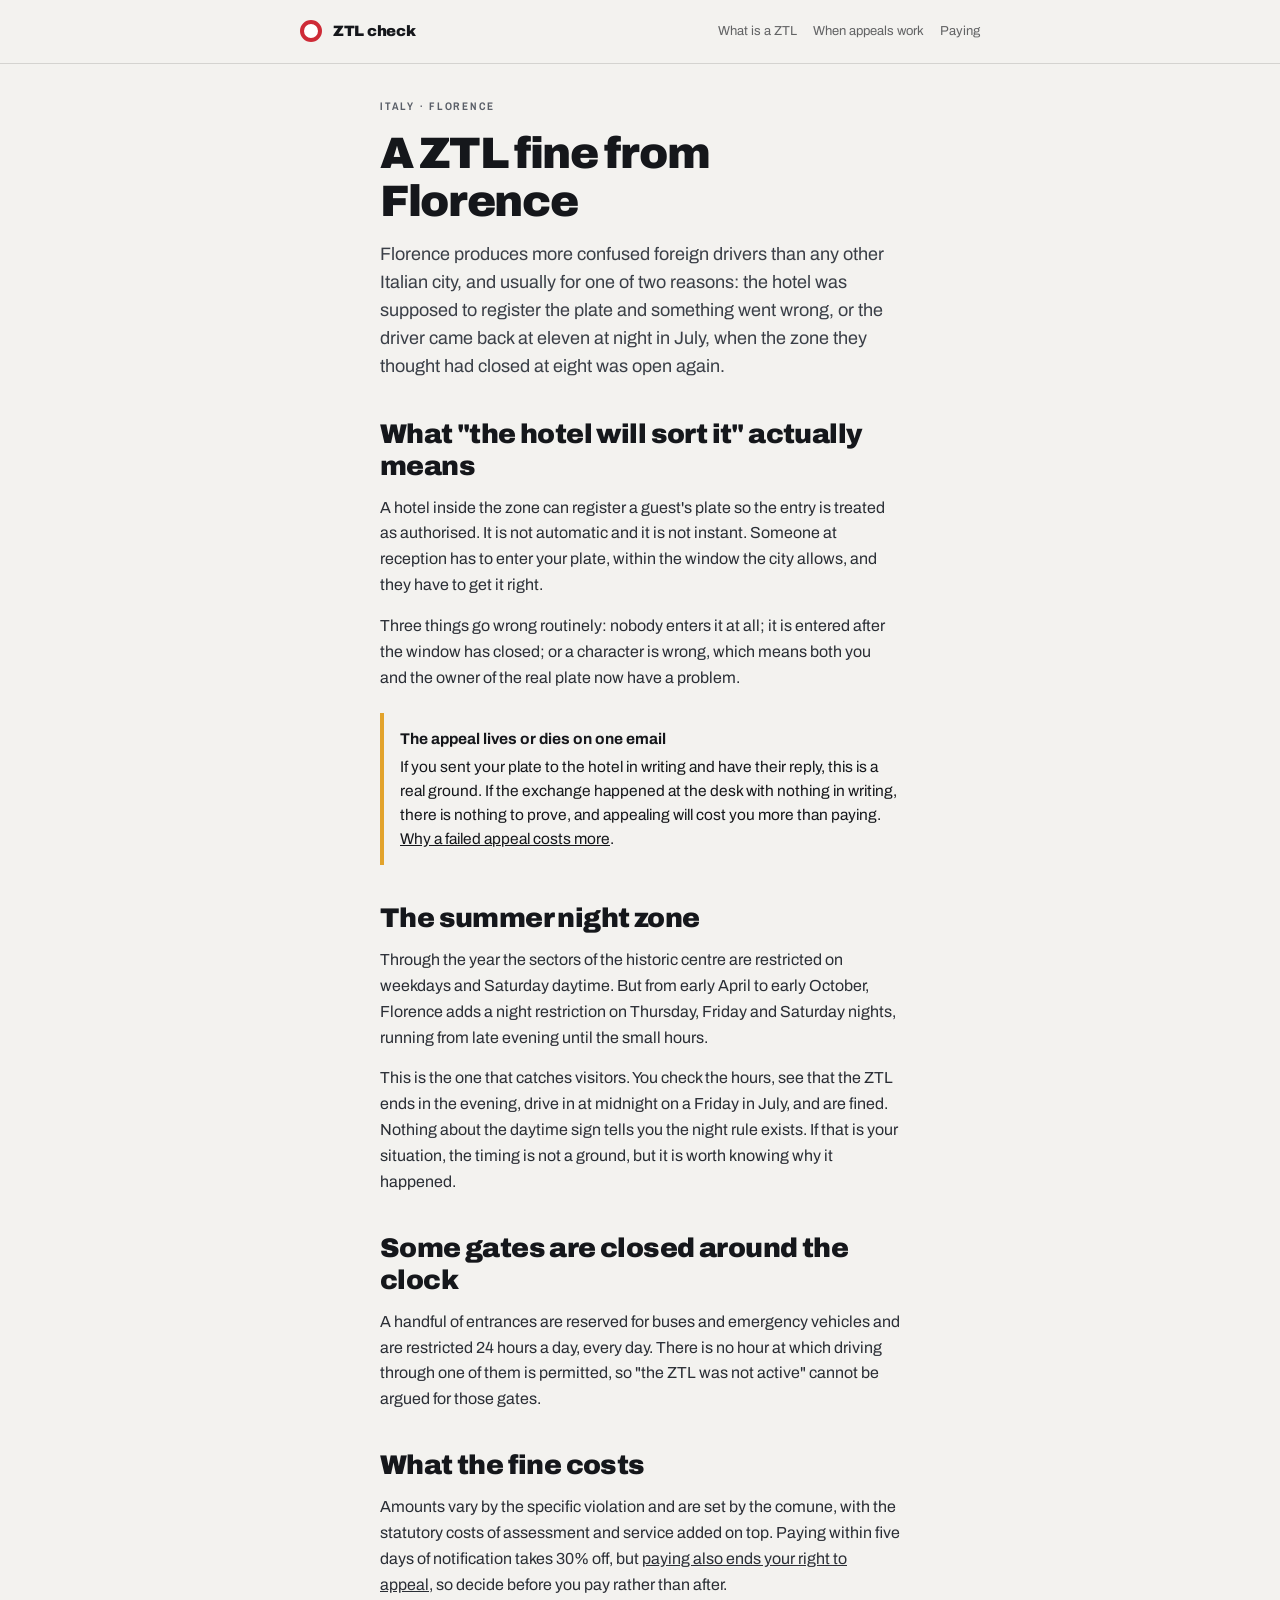
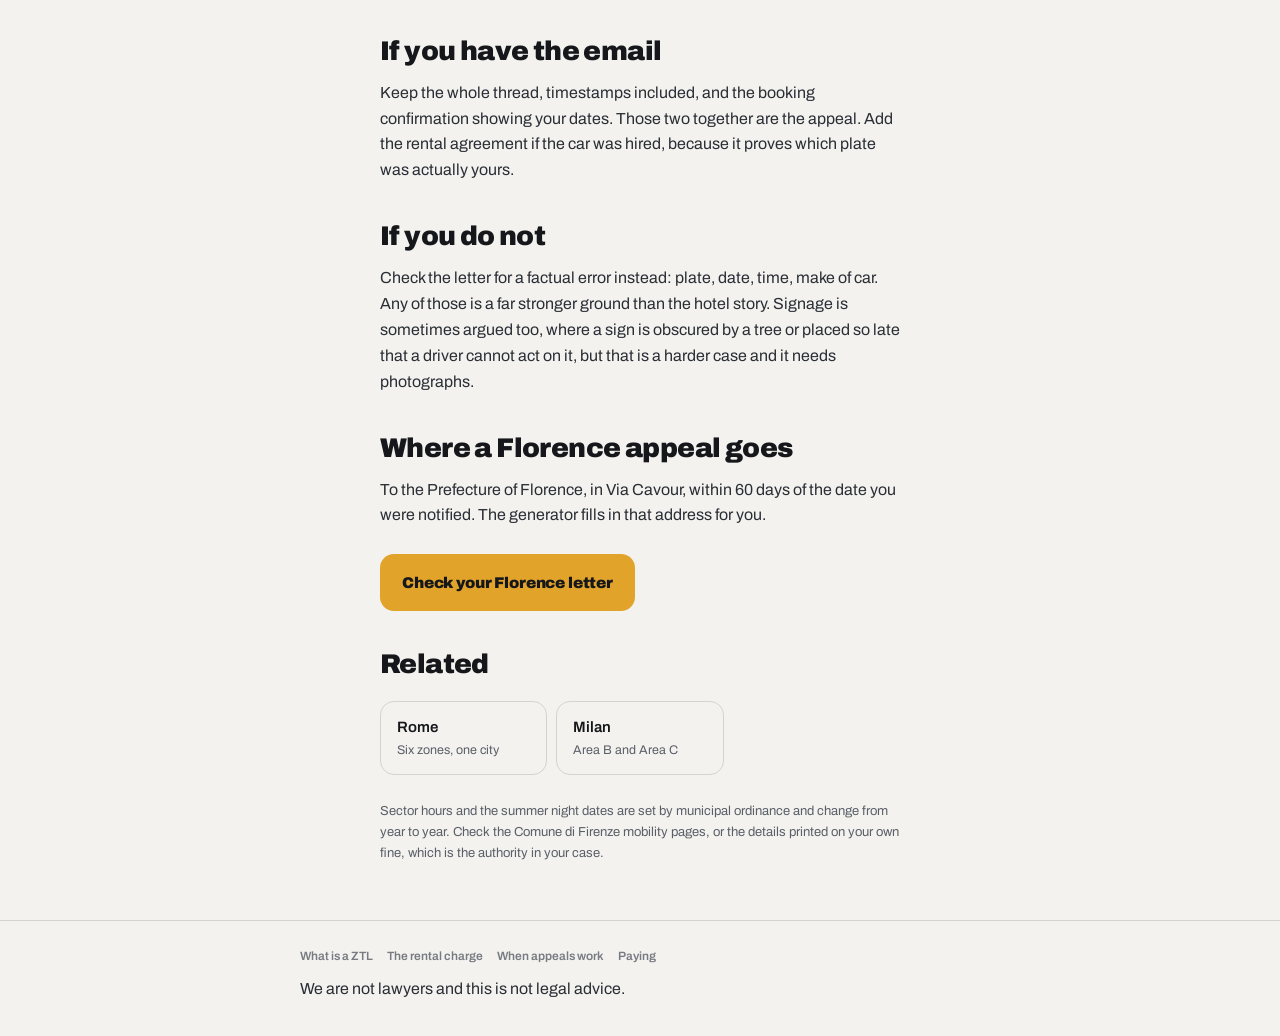
<file: florence.html>
<!DOCTYPE html>
<html lang="en">
<head>
<meta charset="utf-8">
<meta name="viewport" content="width=device-width, initial-scale=1">
<title>ZTL fine in Florence - the hotel registration trap and the summer night zone</title>
<meta name="description" content="Most Florence ZTL fines come down to whether the hotel registered your plate, or to the night zone that runs in summer after the daytime ZTL has ended. Find out if you have a ground.">
<link rel="canonical" href="https://johansson3.github.io/ztl-check/florence.html">
<link rel="preconnect" href="https://fonts.googleapis.com">
<link rel="preconnect" href="https://fonts.gstatic.com" crossorigin>
<link href="https://fonts.googleapis.com/css2?family=Archivo+Narrow:wght@600;700&family=Archivo:wght@400;600;900&display=swap" rel="stylesheet">
<link rel="stylesheet" href="style.css">
</head>
<body class="day">

<header class="site-head">
  <div class="wrap">
    <div class="mark" aria-hidden="true"></div>
    <a class="brand" href="index.html">ZTL check</a>
    <nav>
      <a href="what-is-ztl.html">What is a ZTL</a>
      <a href="appeal-grounds.html">When appeals work</a>
      <a href="how-to-pay.html">Paying</a>
    </nav>
  </div>
</header>

<main class="wrap narrow" style="padding-top:34px">
  <p class="plate">Italy &middot; Florence</p>
  <h1 style="margin:10px 0 16px">A ZTL fine from Florence</h1>
  <p class="lede">Florence produces more confused foreign drivers than any other Italian city, and usually for one of two reasons: the hotel was supposed to register the plate and something went wrong, or the driver came back at eleven at night in July, when the zone they thought had closed at eight was open again.</p>

  <h2>What "the hotel will sort it" actually means</h2>
  <p>A hotel inside the zone can register a guest's plate so the entry is treated as authorised. It is not automatic and it is not instant. Someone at reception has to enter your plate, within the window the city allows, and they have to get it right.</p>
  <p>Three things go wrong routinely: nobody enters it at all; it is entered after the window has closed; or a character is wrong, which means both you and the owner of the real plate now have a problem.</p>

  <div class="note">
    <b>The appeal lives or dies on one email</b>
    If you sent your plate to the hotel in writing and have their reply, this is a real ground. If the exchange happened at the desk with nothing in writing, there is nothing to prove, and appealing will cost you more than paying. <a href="appeal-grounds.html">Why a failed appeal costs more</a>.
  </div>

  <h2>The summer night zone</h2>
  <p>Through the year the sectors of the historic centre are restricted on weekdays and Saturday daytime. But from early April to early October, Florence adds a night restriction on Thursday, Friday and Saturday nights, running from late evening until the small hours.</p>
  <p>This is the one that catches visitors. You check the hours, see that the ZTL ends in the evening, drive in at midnight on a Friday in July, and are fined. Nothing about the daytime sign tells you the night rule exists. If that is your situation, the timing is not a ground, but it is worth knowing why it happened.</p>

  <h2>Some gates are closed around the clock</h2>
  <p>A handful of entrances are reserved for buses and emergency vehicles and are restricted 24 hours a day, every day. There is no hour at which driving through one of them is permitted, so "the ZTL was not active" cannot be argued for those gates.</p>

  <h2>What the fine costs</h2>
  <p>Amounts vary by the specific violation and are set by the comune, with the statutory costs of assessment and service added on top. Paying within five days of notification takes 30% off, but <a href="how-to-pay.html">paying also ends your right to appeal</a>, so decide before you pay rather than after.</p>

  <h2>If you have the email</h2>
  <p>Keep the whole thread, timestamps included, and the booking confirmation showing your dates. Those two together are the appeal. Add the rental agreement if the car was hired, because it proves which plate was actually yours.</p>

  <h2>If you do not</h2>
  <p>Check the letter for a factual error instead: plate, date, time, make of car. Any of those is a far stronger ground than the hotel story. Signage is sometimes argued too, where a sign is obscured by a tree or placed so late that a driver cannot act on it, but that is a harder case and it needs photographs.</p>

  <h2>Where a Florence appeal goes</h2>
  <p>To the Prefecture of Florence, in Via Cavour, within 60 days of the date you were notified. The generator fills in that address for you.</p>

  <p style="margin-top:26px"><a class="btn primary" href="index.html">Check your Florence letter</a></p>

  <h2>Related</h2>
  <div class="cities">
    <a href="rome.html">Rome <span>Six zones, one city</span></a>
    <a href="milan.html">Milan <span>Area B and Area C</span></a>
  </div>

  <p style="font-size:13px;color:var(--muted);margin-top:26px">Sector hours and the summer night dates are set by municipal ordinance and change from year to year. Check the Comune di Firenze mobility pages, or the details printed on your own fine, which is the authority in your case.</p>
</main>

<footer class="site-foot">
  <div class="wrap">
    <nav>
      <a href="what-is-ztl.html">What is a ZTL</a>
      <a href="rental-charge.html">The rental charge</a>
      <a href="appeal-grounds.html">When appeals work</a>
      <a href="how-to-pay.html">Paying</a>
    </nav>
    <p style="margin:0">We are not lawyers and this is not legal advice.</p>
  </div>
</footer>
</body>
</html>
</file>
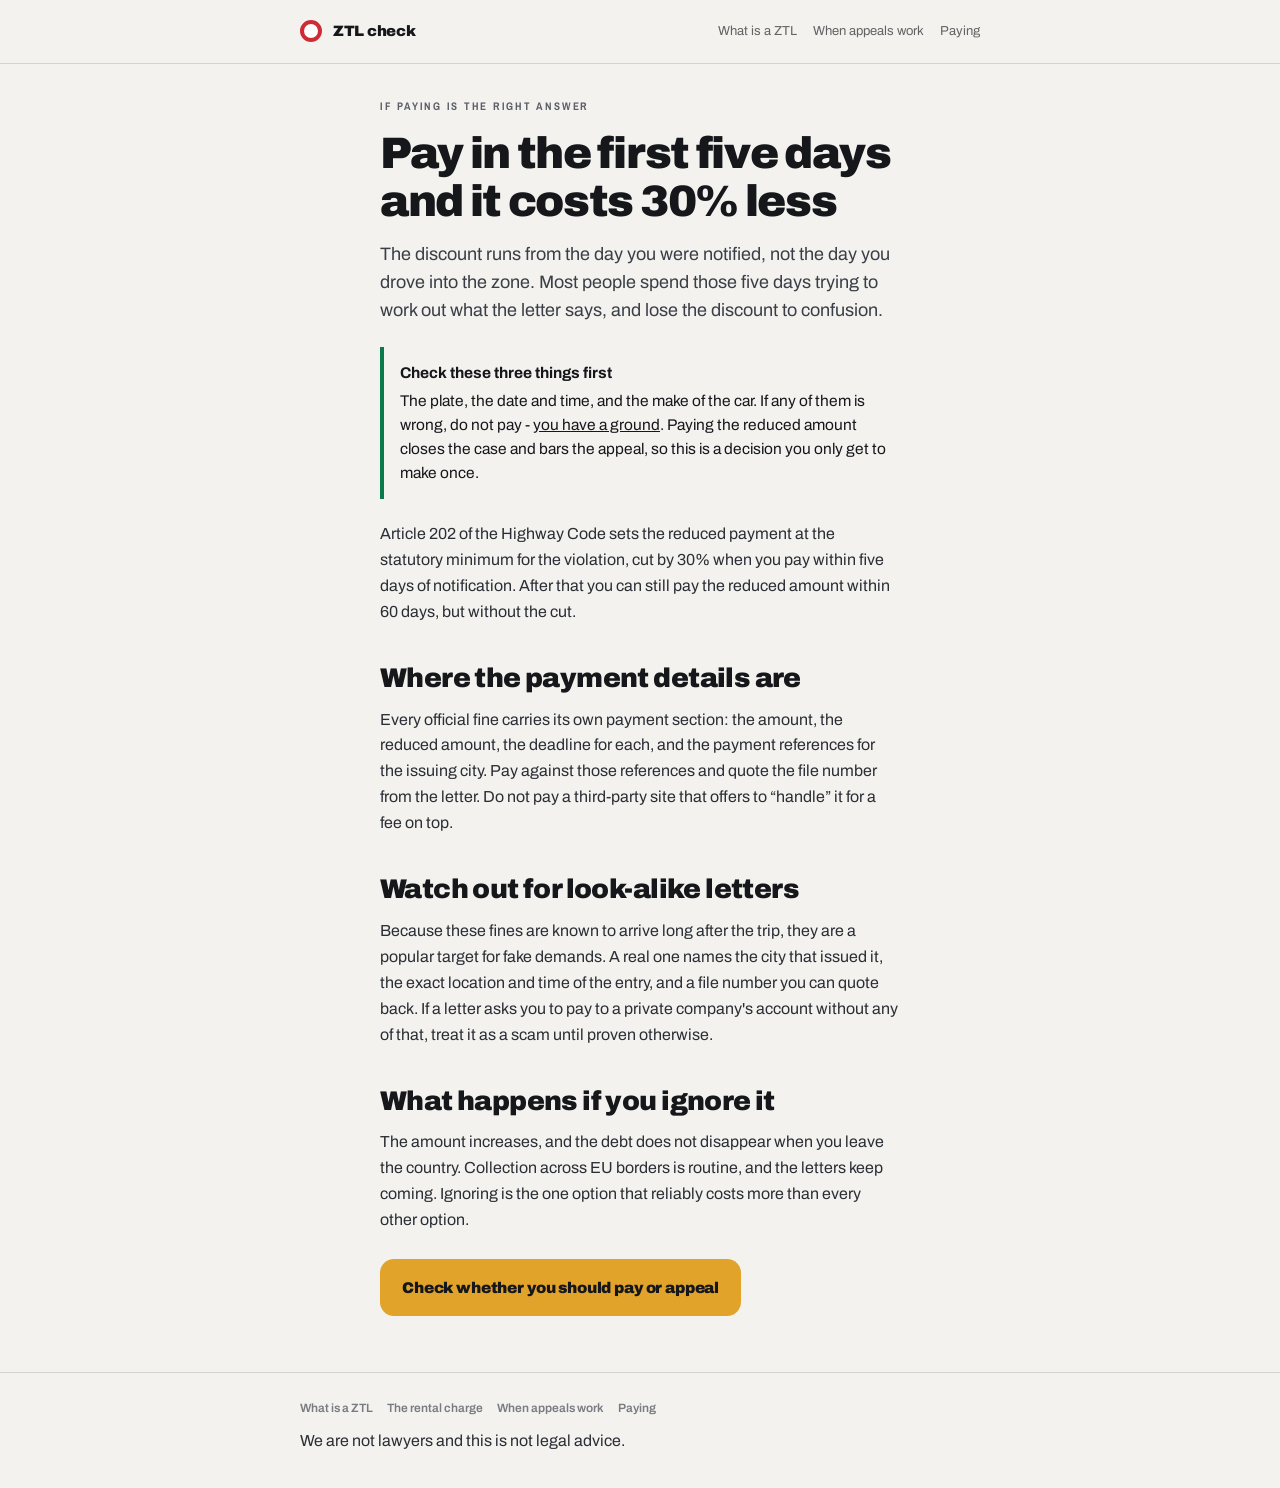
<file: how-to-pay.html>
<!DOCTYPE html>
<html lang="en">
<head>
<meta charset="utf-8">
<meta name="viewport" content="width=device-width, initial-scale=1">
<title>How to pay an Italian ZTL fine from abroad - and how to pay 30% less</title>
<meta name="description" content="Pay within five days of notification and an Italian traffic fine drops by 30%. Here is what to check on the letter before you pay, and what happens if you ignore it.">
<link rel="canonical" href="https://johansson3.github.io/ztl-check/how-to-pay.html">
<link rel="preconnect" href="https://fonts.googleapis.com">
<link rel="preconnect" href="https://fonts.gstatic.com" crossorigin>
<link href="https://fonts.googleapis.com/css2?family=Archivo+Narrow:wght@600;700&family=Archivo:wght@400;600;900&display=swap" rel="stylesheet">
<link rel="stylesheet" href="style.css">
</head>
<body class="day">

<header class="site-head">
  <div class="wrap">
    <div class="mark" aria-hidden="true"></div>
    <a class="brand" href="index.html">ZTL check</a>
    <nav>
      <a href="what-is-ztl.html">What is a ZTL</a>
      <a href="appeal-grounds.html">When appeals work</a>
      <a href="how-to-pay.html">Paying</a>
    </nav>
  </div>
</header>

<main class="wrap narrow" style="padding-top:34px">
  <p class="plate">If paying is the right answer</p>
  <h1 style="margin:10px 0 16px">Pay in the first five days and it costs 30% less</h1>
  <p class="lede">The discount runs from the day you were notified, not the day you drove into the zone. Most people spend those five days trying to work out what the letter says, and lose the discount to confusion.</p>

  <div class="note go">
    <b>Check these three things first</b>
    The plate, the date and time, and the make of the car. If any of them is wrong, do not pay - <a href="appeal-grounds.html">you have a ground</a>. Paying the reduced amount closes the case and bars the appeal, so this is a decision you only get to make once.
  </div>

  <p>Article 202 of the Highway Code sets the reduced payment at the statutory minimum for the violation, cut by 30% when you pay within five days of notification. After that you can still pay the reduced amount within 60 days, but without the cut.</p>

  <h2>Where the payment details are</h2>
  <p>Every official fine carries its own payment section: the amount, the reduced amount, the deadline for each, and the payment references for the issuing city. Pay against those references and quote the file number from the letter. Do not pay a third-party site that offers to “handle” it for a fee on top.</p>

  <h2>Watch out for look-alike letters</h2>
  <p>Because these fines are known to arrive long after the trip, they are a popular target for fake demands. A real one names the city that issued it, the exact location and time of the entry, and a file number you can quote back. If a letter asks you to pay to a private company's account without any of that, treat it as a scam until proven otherwise.</p>

  <h2>What happens if you ignore it</h2>
  <p>The amount increases, and the debt does not disappear when you leave the country. Collection across EU borders is routine, and the letters keep coming. Ignoring is the one option that reliably costs more than every other option.</p>

  <p style="margin-top:26px"><a class="btn primary" href="index.html">Check whether you should pay or appeal</a></p>
</main>

<footer class="site-foot">
  <div class="wrap">
    <nav>
      <a href="what-is-ztl.html">What is a ZTL</a>
      <a href="rental-charge.html">The rental charge</a>
      <a href="appeal-grounds.html">When appeals work</a>
      <a href="how-to-pay.html">Paying</a>
    </nav>
    <p style="margin:0">We are not lawyers and this is not legal advice.</p>
  </div>
</footer>
</body>
</html>
</file>
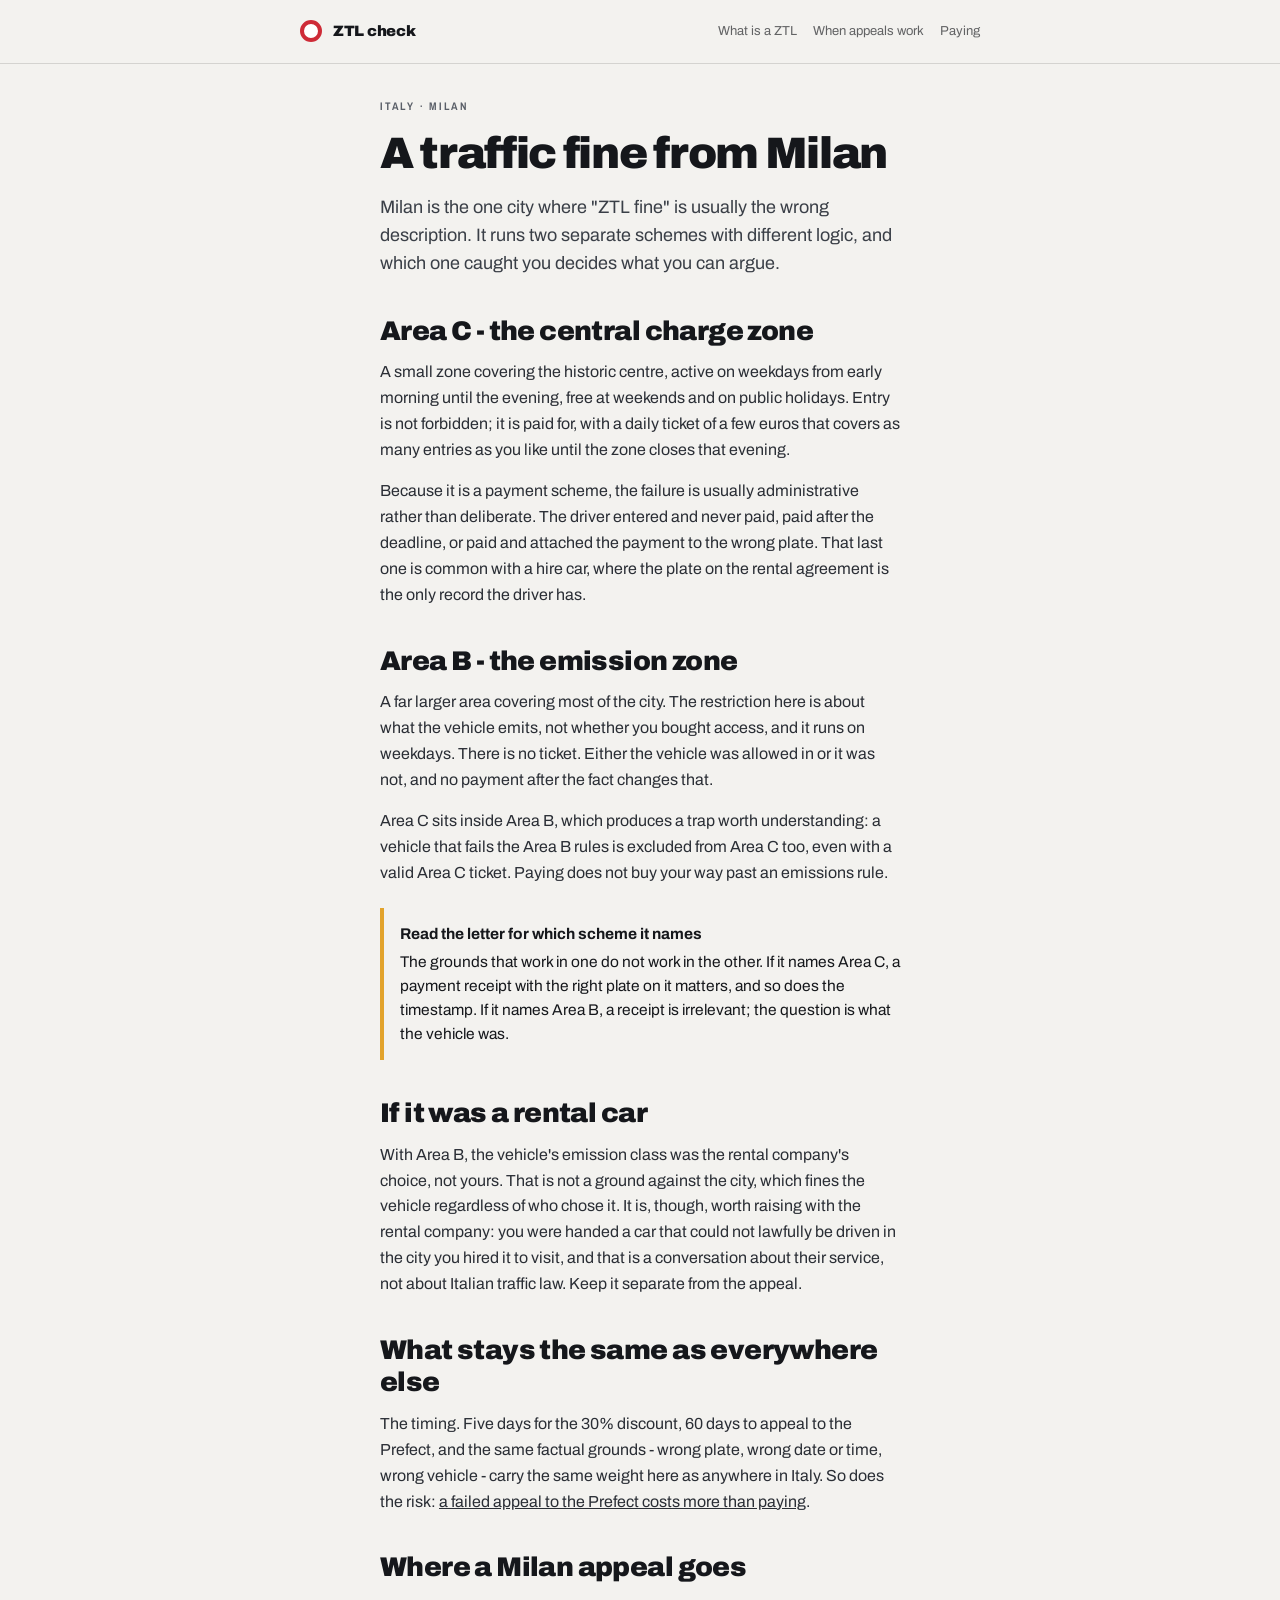
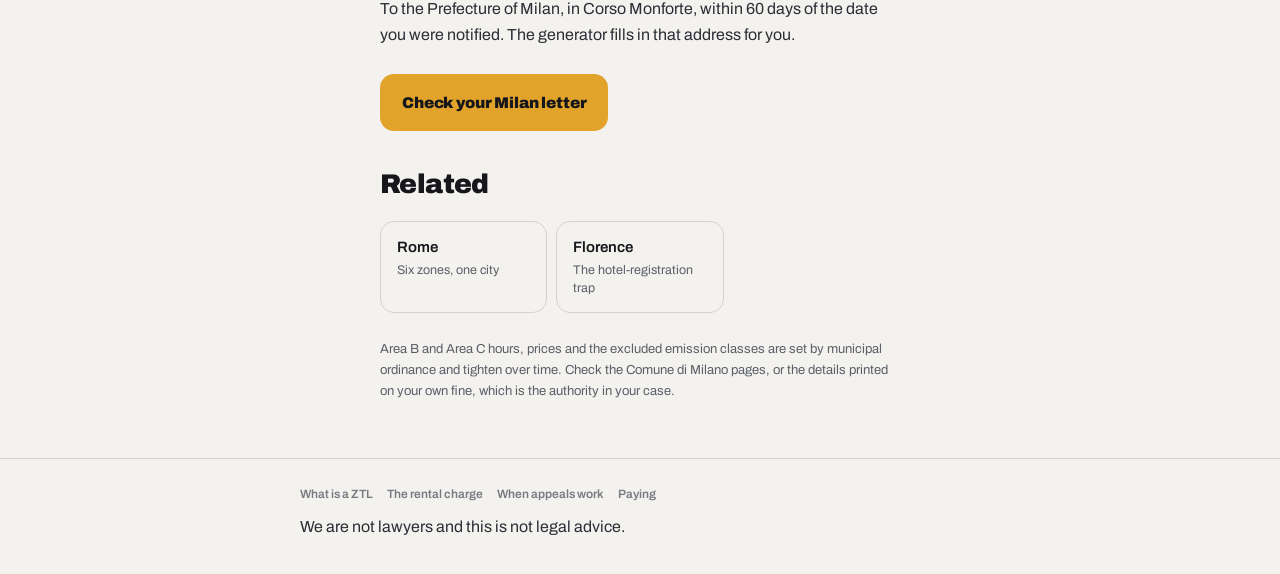
<file: milan.html>
<!DOCTYPE html>
<html lang="en">
<head>
<meta charset="utf-8">
<meta name="viewport" content="width=device-width, initial-scale=1">
<title>Milan traffic fine - Area C or Area B, and why the difference decides your appeal</title>
<meta name="description" content="Milan runs two separate schemes. In Area C a payment receipt can win an appeal; in Area B nothing can be bought after the fact. Find out which one your letter names.">
<link rel="canonical" href="https://johansson3.github.io/ztl-check/milan.html">
<link rel="preconnect" href="https://fonts.googleapis.com">
<link rel="preconnect" href="https://fonts.gstatic.com" crossorigin>
<link href="https://fonts.googleapis.com/css2?family=Archivo+Narrow:wght@600;700&family=Archivo:wght@400;600;900&display=swap" rel="stylesheet">
<link rel="stylesheet" href="style.css">
</head>
<body class="day">

<header class="site-head">
  <div class="wrap">
    <div class="mark" aria-hidden="true"></div>
    <a class="brand" href="index.html">ZTL check</a>
    <nav>
      <a href="what-is-ztl.html">What is a ZTL</a>
      <a href="appeal-grounds.html">When appeals work</a>
      <a href="how-to-pay.html">Paying</a>
    </nav>
  </div>
</header>

<main class="wrap narrow" style="padding-top:34px">
  <p class="plate">Italy &middot; Milan</p>
  <h1 style="margin:10px 0 16px">A traffic fine from Milan</h1>
  <p class="lede">Milan is the one city where "ZTL fine" is usually the wrong description. It runs two separate schemes with different logic, and which one caught you decides what you can argue.</p>

  <h2>Area C - the central charge zone</h2>
  <p>A small zone covering the historic centre, active on weekdays from early morning until the evening, free at weekends and on public holidays. Entry is not forbidden; it is paid for, with a daily ticket of a few euros that covers as many entries as you like until the zone closes that evening.</p>
  <p>Because it is a payment scheme, the failure is usually administrative rather than deliberate. The driver entered and never paid, paid after the deadline, or paid and attached the payment to the wrong plate. That last one is common with a hire car, where the plate on the rental agreement is the only record the driver has.</p>

  <h2>Area B - the emission zone</h2>
  <p>A far larger area covering most of the city. The restriction here is about what the vehicle emits, not whether you bought access, and it runs on weekdays. There is no ticket. Either the vehicle was allowed in or it was not, and no payment after the fact changes that.</p>
  <p>Area C sits inside Area B, which produces a trap worth understanding: a vehicle that fails the Area B rules is excluded from Area C too, even with a valid Area C ticket. Paying does not buy your way past an emissions rule.</p>

  <div class="note">
    <b>Read the letter for which scheme it names</b>
    The grounds that work in one do not work in the other. If it names Area C, a payment receipt with the right plate on it matters, and so does the timestamp. If it names Area B, a receipt is irrelevant; the question is what the vehicle was.
  </div>

  <h2>If it was a rental car</h2>
  <p>With Area B, the vehicle's emission class was the rental company's choice, not yours. That is not a ground against the city, which fines the vehicle regardless of who chose it. It is, though, worth raising with the rental company: you were handed a car that could not lawfully be driven in the city you hired it to visit, and that is a conversation about their service, not about Italian traffic law. Keep it separate from the appeal.</p>

  <h2>What stays the same as everywhere else</h2>
  <p>The timing. Five days for the 30% discount, 60 days to appeal to the Prefect, and the same factual grounds - wrong plate, wrong date or time, wrong vehicle - carry the same weight here as anywhere in Italy. So does the risk: <a href="appeal-grounds.html">a failed appeal to the Prefect costs more than paying</a>.</p>

  <h2>Where a Milan appeal goes</h2>
  <p>To the Prefecture of Milan, in Corso Monforte, within 60 days of the date you were notified. The generator fills in that address for you.</p>

  <p style="margin-top:26px"><a class="btn primary" href="index.html">Check your Milan letter</a></p>

  <h2>Related</h2>
  <div class="cities">
    <a href="rome.html">Rome <span>Six zones, one city</span></a>
    <a href="florence.html">Florence <span>The hotel-registration trap</span></a>
  </div>

  <p style="font-size:13px;color:var(--muted);margin-top:26px">Area B and Area C hours, prices and the excluded emission classes are set by municipal ordinance and tighten over time. Check the Comune di Milano pages, or the details printed on your own fine, which is the authority in your case.</p>
</main>

<footer class="site-foot">
  <div class="wrap">
    <nav>
      <a href="what-is-ztl.html">What is a ZTL</a>
      <a href="rental-charge.html">The rental charge</a>
      <a href="appeal-grounds.html">When appeals work</a>
      <a href="how-to-pay.html">Paying</a>
    </nav>
    <p style="margin:0">We are not lawyers and this is not legal advice.</p>
  </div>
</footer>
</body>
</html>
</file>
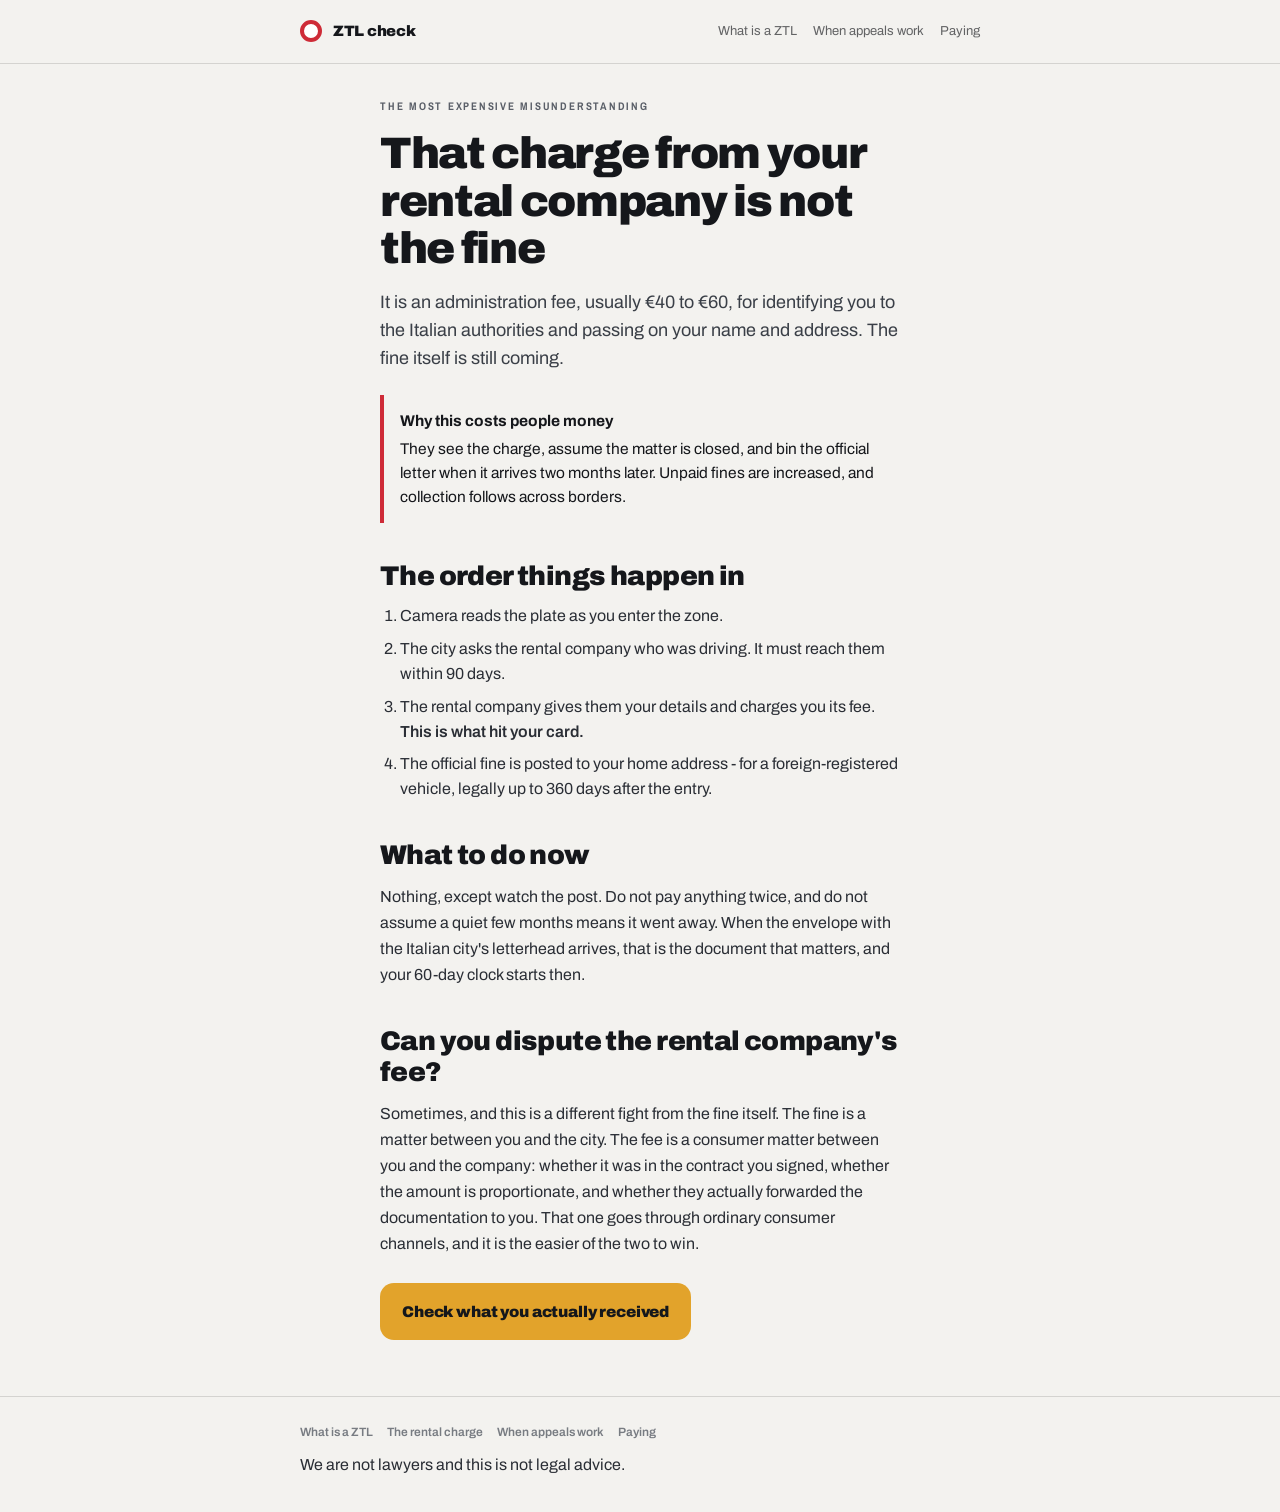
<file: rental-charge.html>
<!DOCTYPE html>
<html lang="en">
<head>
<meta charset="utf-8">
<meta name="viewport" content="width=device-width, initial-scale=1">
<title>My rental company charged me for an Italian fine - is that the fine?</title>
<meta name="description" content="No. The €40-60 your rental company took is an administration fee for handing your details to the Italian police. The real ZTL fine arrives separately, months later.">
<link rel="canonical" href="https://johansson3.github.io/ztl-check/rental-charge.html">
<link rel="preconnect" href="https://fonts.googleapis.com">
<link rel="preconnect" href="https://fonts.gstatic.com" crossorigin>
<link href="https://fonts.googleapis.com/css2?family=Archivo+Narrow:wght@600;700&family=Archivo:wght@400;600;900&display=swap" rel="stylesheet">
<link rel="stylesheet" href="style.css">
</head>
<body class="day">

<header class="site-head">
  <div class="wrap">
    <div class="mark" aria-hidden="true"></div>
    <a class="brand" href="index.html">ZTL check</a>
    <nav>
      <a href="what-is-ztl.html">What is a ZTL</a>
      <a href="appeal-grounds.html">When appeals work</a>
      <a href="how-to-pay.html">Paying</a>
    </nav>
  </div>
</header>

<main class="wrap narrow" style="padding-top:34px">
  <p class="plate">The most expensive misunderstanding</p>
  <h1 style="margin:10px 0 16px">That charge from your rental company is not the fine</h1>
  <p class="lede">It is an administration fee, usually €40 to €60, for identifying you to the Italian authorities and passing on your name and address. The fine itself is still coming.</p>

  <div class="note stop">
    <b>Why this costs people money</b>
    They see the charge, assume the matter is closed, and bin the official letter when it arrives two months later. Unpaid fines are increased, and collection follows across borders.
  </div>

  <h2>The order things happen in</h2>
  <ol>
    <li>Camera reads the plate as you enter the zone.</li>
    <li>The city asks the rental company who was driving. It must reach them within 90 days.</li>
    <li>The rental company gives them your details and charges you its fee. <strong>This is what hit your card.</strong></li>
    <li>The official fine is posted to your home address - for a foreign-registered vehicle, legally up to 360 days after the entry.</li>
  </ol>

  <h2>What to do now</h2>
  <p>Nothing, except watch the post. Do not pay anything twice, and do not assume a quiet few months means it went away. When the envelope with the Italian city's letterhead arrives, that is the document that matters, and your 60-day clock starts then.</p>

  <h2>Can you dispute the rental company's fee?</h2>
  <p>Sometimes, and this is a different fight from the fine itself. The fine is a matter between you and the city. The fee is a consumer matter between you and the company: whether it was in the contract you signed, whether the amount is proportionate, and whether they actually forwarded the documentation to you. That one goes through ordinary consumer channels, and it is the easier of the two to win.</p>

  <p style="margin-top:26px"><a class="btn primary" href="index.html">Check what you actually received</a></p>
</main>

<footer class="site-foot">
  <div class="wrap">
    <nav>
      <a href="what-is-ztl.html">What is a ZTL</a>
      <a href="rental-charge.html">The rental charge</a>
      <a href="appeal-grounds.html">When appeals work</a>
      <a href="how-to-pay.html">Paying</a>
    </nav>
    <p style="margin:0">We are not lawyers and this is not legal advice.</p>
  </div>
</footer>
</body>
</html>
</file>
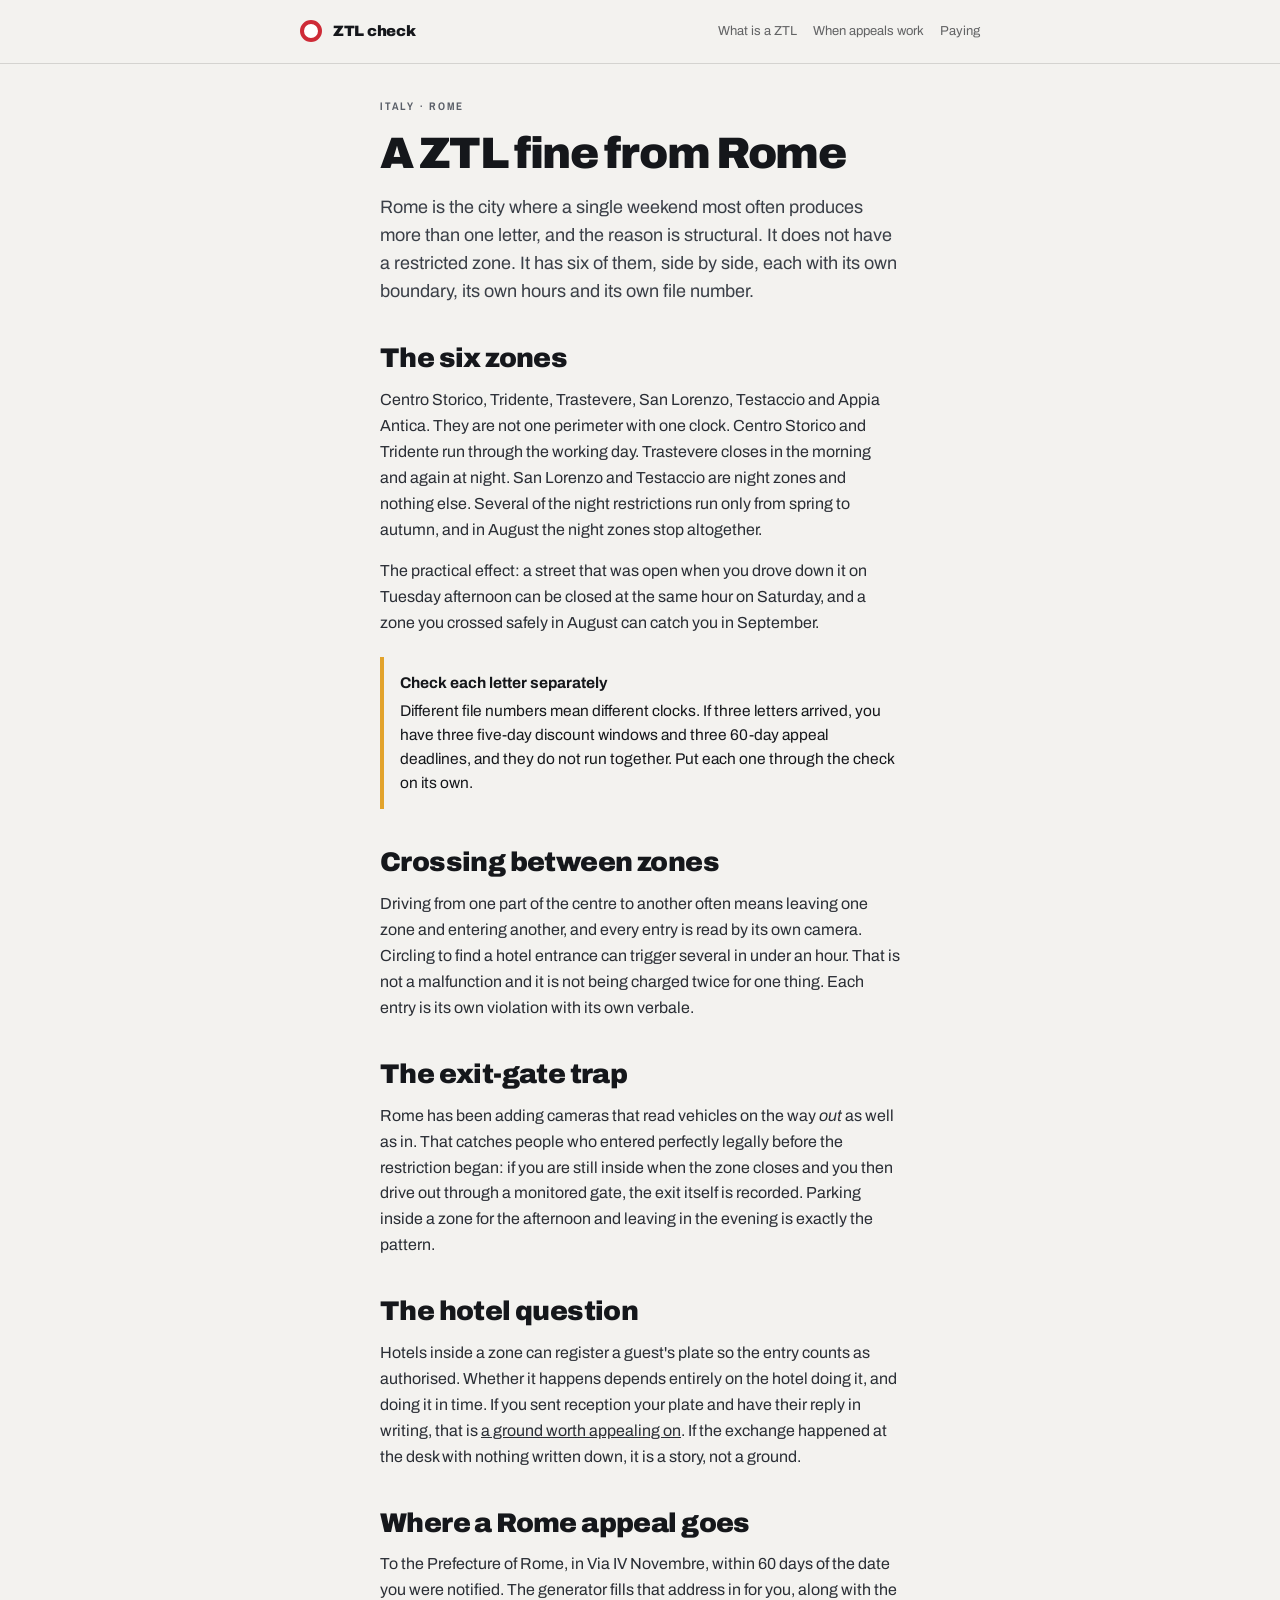
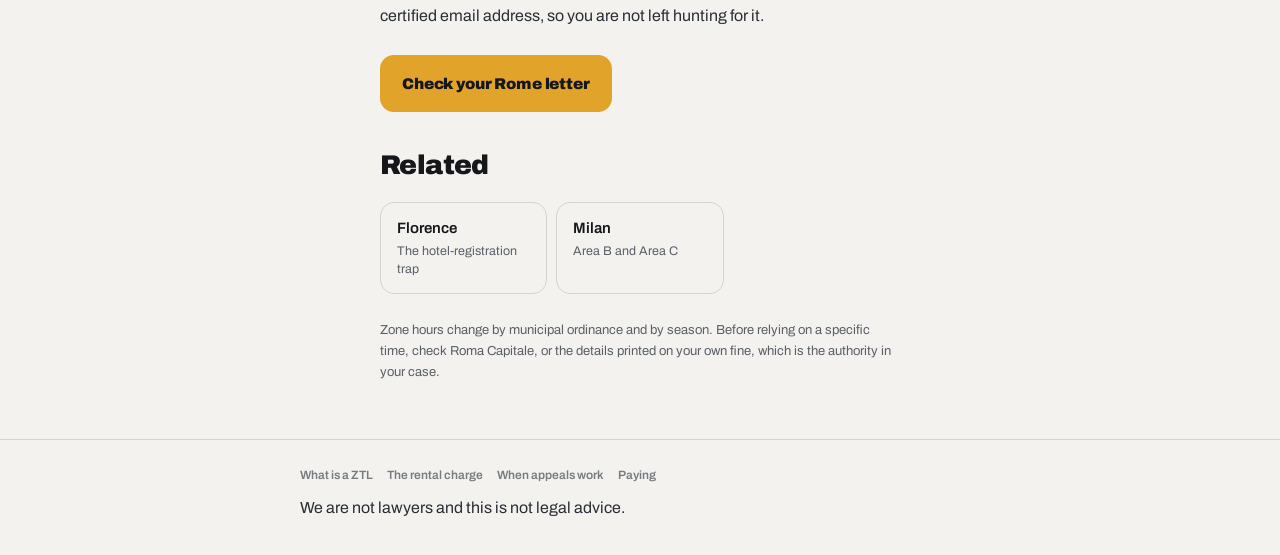
<file: rome.html>
<!DOCTYPE html>
<html lang="en">
<head>
<meta charset="utf-8">
<meta name="viewport" content="width=device-width, initial-scale=1">
<title>ZTL fine in Rome - why one trip produces three letters, and when an appeal works</title>
<meta name="description" content="Rome has six separate restricted zones, each with its own hours and its own file number. Work out which one caught you, how long you have, and whether you have a ground.">
<link rel="canonical" href="https://johansson3.github.io/ztl-check/rome.html">
<link rel="preconnect" href="https://fonts.googleapis.com">
<link rel="preconnect" href="https://fonts.gstatic.com" crossorigin>
<link href="https://fonts.googleapis.com/css2?family=Archivo+Narrow:wght@600;700&family=Archivo:wght@400;600;900&display=swap" rel="stylesheet">
<link rel="stylesheet" href="style.css">
</head>
<body class="day">

<header class="site-head">
  <div class="wrap">
    <div class="mark" aria-hidden="true"></div>
    <a class="brand" href="index.html">ZTL check</a>
    <nav>
      <a href="what-is-ztl.html">What is a ZTL</a>
      <a href="appeal-grounds.html">When appeals work</a>
      <a href="how-to-pay.html">Paying</a>
    </nav>
  </div>
</header>

<main class="wrap narrow" style="padding-top:34px">
  <p class="plate">Italy &middot; Rome</p>
  <h1 style="margin:10px 0 16px">A ZTL fine from Rome</h1>
  <p class="lede">Rome is the city where a single weekend most often produces more than one letter, and the reason is structural. It does not have a restricted zone. It has six of them, side by side, each with its own boundary, its own hours and its own file number.</p>

  <h2>The six zones</h2>
  <p>Centro Storico, Tridente, Trastevere, San Lorenzo, Testaccio and Appia Antica. They are not one perimeter with one clock. Centro Storico and Tridente run through the working day. Trastevere closes in the morning and again at night. San Lorenzo and Testaccio are night zones and nothing else. Several of the night restrictions run only from spring to autumn, and in August the night zones stop altogether.</p>
  <p>The practical effect: a street that was open when you drove down it on Tuesday afternoon can be closed at the same hour on Saturday, and a zone you crossed safely in August can catch you in September.</p>

  <div class="note">
    <b>Check each letter separately</b>
    Different file numbers mean different clocks. If three letters arrived, you have three five-day discount windows and three 60-day appeal deadlines, and they do not run together. Put each one through the check on its own.
  </div>

  <h2>Crossing between zones</h2>
  <p>Driving from one part of the centre to another often means leaving one zone and entering another, and every entry is read by its own camera. Circling to find a hotel entrance can trigger several in under an hour. That is not a malfunction and it is not being charged twice for one thing. Each entry is its own violation with its own verbale.</p>

  <h2>The exit-gate trap</h2>
  <p>Rome has been adding cameras that read vehicles on the way <em>out</em> as well as in. That catches people who entered perfectly legally before the restriction began: if you are still inside when the zone closes and you then drive out through a monitored gate, the exit itself is recorded. Parking inside a zone for the afternoon and leaving in the evening is exactly the pattern.</p>

  <h2>The hotel question</h2>
  <p>Hotels inside a zone can register a guest's plate so the entry counts as authorised. Whether it happens depends entirely on the hotel doing it, and doing it in time. If you sent reception your plate and have their reply in writing, that is <a href="appeal-grounds.html">a ground worth appealing on</a>. If the exchange happened at the desk with nothing written down, it is a story, not a ground.</p>

  <h2>Where a Rome appeal goes</h2>
  <p>To the Prefecture of Rome, in Via IV Novembre, within 60 days of the date you were notified. The generator fills that address in for you, along with the certified email address, so you are not left hunting for it.</p>

  <p style="margin-top:26px"><a class="btn primary" href="index.html">Check your Rome letter</a></p>

  <h2>Related</h2>
  <div class="cities">
    <a href="florence.html">Florence <span>The hotel-registration trap</span></a>
    <a href="milan.html">Milan <span>Area B and Area C</span></a>
  </div>

  <p style="font-size:13px;color:var(--muted);margin-top:26px">Zone hours change by municipal ordinance and by season. Before relying on a specific time, check Roma Capitale, or the details printed on your own fine, which is the authority in your case.</p>
</main>

<footer class="site-foot">
  <div class="wrap">
    <nav>
      <a href="what-is-ztl.html">What is a ZTL</a>
      <a href="rental-charge.html">The rental charge</a>
      <a href="appeal-grounds.html">When appeals work</a>
      <a href="how-to-pay.html">Paying</a>
    </nav>
    <p style="margin:0">We are not lawyers and this is not legal advice.</p>
  </div>
</footer>
</body>
</html>
</file>
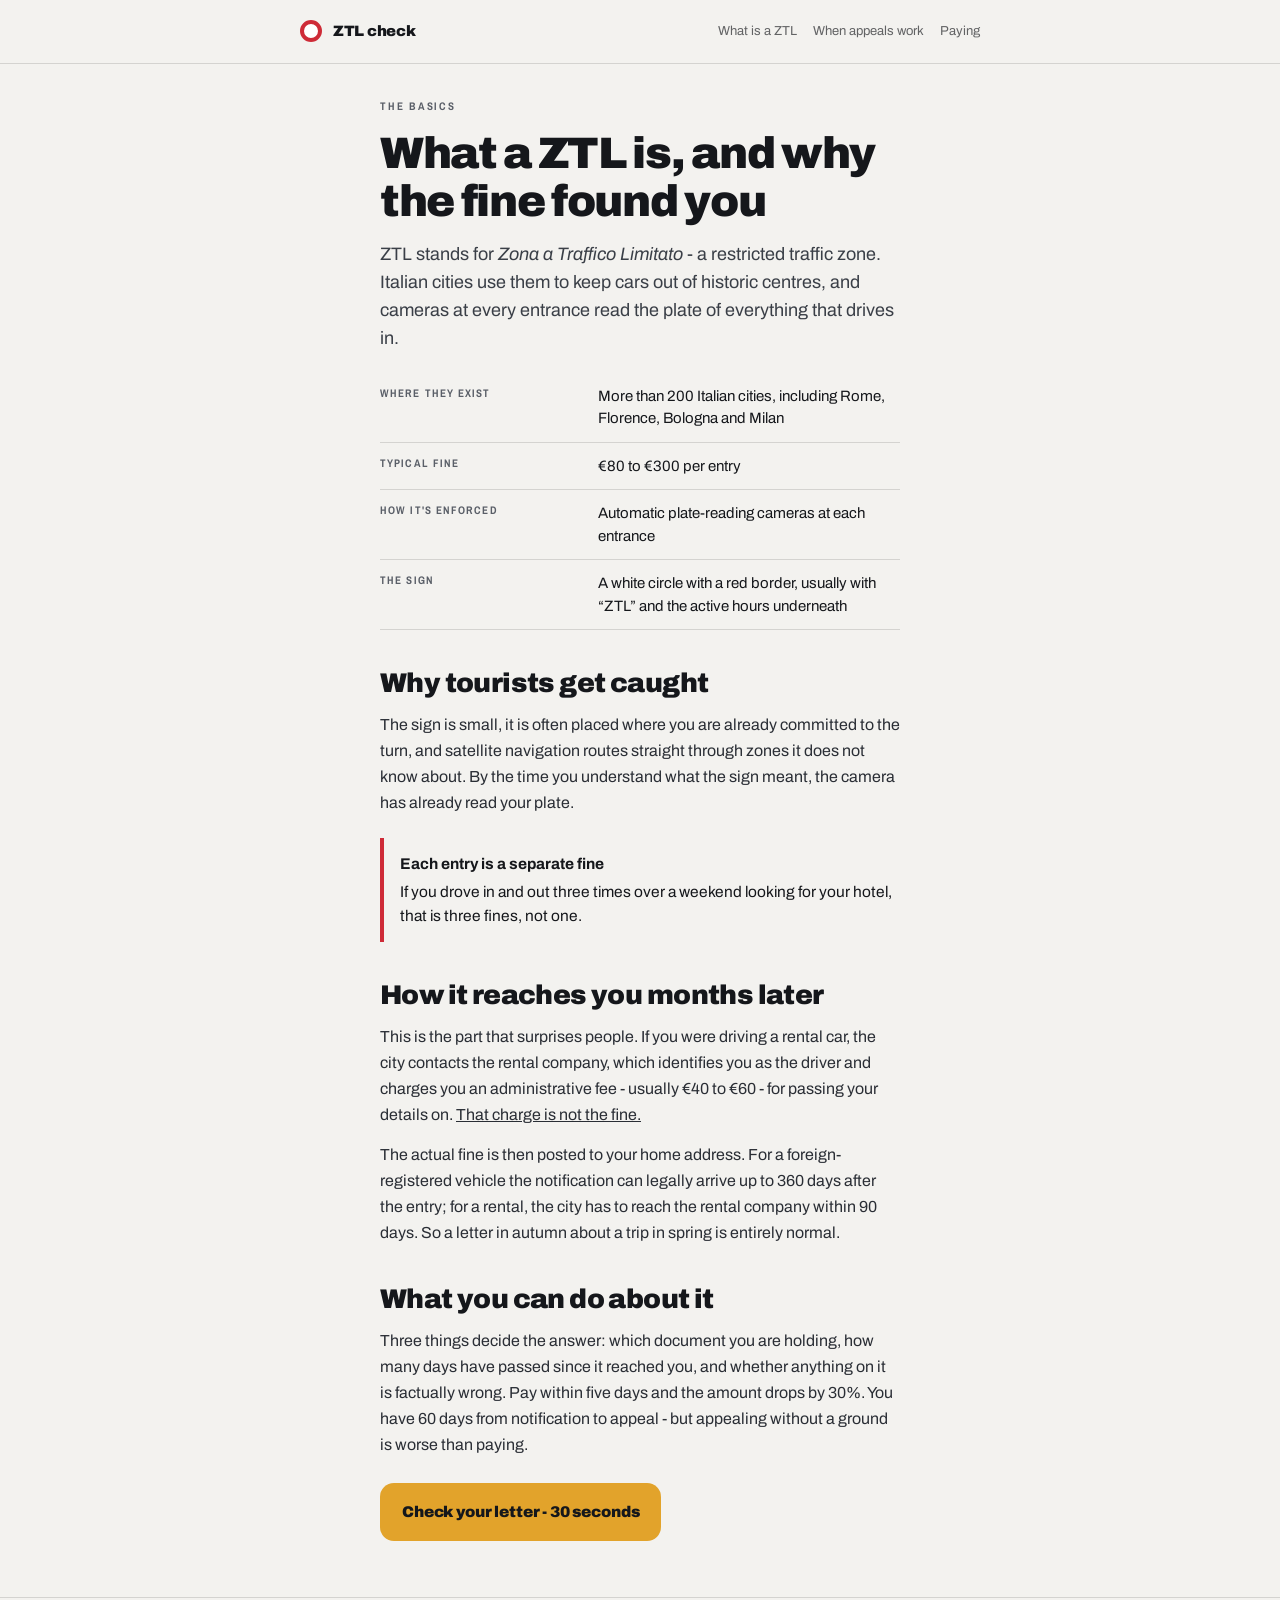
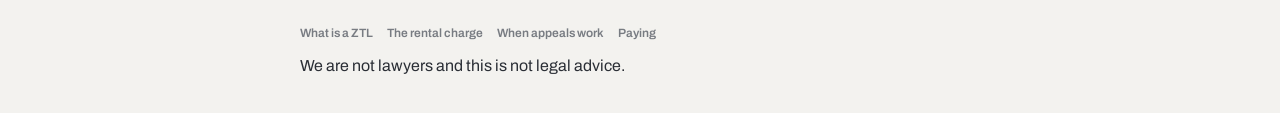
<file: what-is-ztl.html>
<!DOCTYPE html>
<html lang="en">
<head>
<meta charset="utf-8">
<meta name="viewport" content="width=device-width, initial-scale=1">
<title>What is a ZTL in Italy, and why did you get a fine for driving into one?</title>
<meta name="description" content="A ZTL is a restricted traffic zone in an Italian city centre, watched by plate-reading cameras. Here is how the fine reaches a foreign driver, and how long it takes.">
<link rel="canonical" href="https://johansson3.github.io/ztl-check/what-is-ztl.html">
<link rel="preconnect" href="https://fonts.googleapis.com">
<link rel="preconnect" href="https://fonts.gstatic.com" crossorigin>
<link href="https://fonts.googleapis.com/css2?family=Archivo+Narrow:wght@600;700&family=Archivo:wght@400;600;900&display=swap" rel="stylesheet">
<link rel="stylesheet" href="style.css">
</head>
<body class="day">

<header class="site-head">
  <div class="wrap">
    <div class="mark" aria-hidden="true"></div>
    <a class="brand" href="index.html">ZTL check</a>
    <nav>
      <a href="what-is-ztl.html">What is a ZTL</a>
      <a href="appeal-grounds.html">When appeals work</a>
      <a href="how-to-pay.html">Paying</a>
    </nav>
  </div>
</header>

<main class="wrap narrow" style="padding-top:34px">
  <p class="plate">The basics</p>
  <h1 style="margin:10px 0 16px">What a ZTL is, and why the fine found you</h1>
  <p class="lede">ZTL stands for <em>Zona a Traffico Limitato</em> - a restricted traffic zone. Italian cities use them to keep cars out of historic centres, and cameras at every entrance read the plate of everything that drives in.</p>

  <table class="facts">
    <tr><th>Where they exist</th><td>More than 200 Italian cities, including Rome, Florence, Bologna and Milan</td></tr>
    <tr><th>Typical fine</th><td>€80 to €300 per entry</td></tr>
    <tr><th>How it's enforced</th><td>Automatic plate-reading cameras at each entrance</td></tr>
    <tr><th>The sign</th><td>A white circle with a red border, usually with “ZTL” and the active hours underneath</td></tr>
  </table>

  <h2>Why tourists get caught</h2>
  <p>The sign is small, it is often placed where you are already committed to the turn, and satellite navigation routes straight through zones it does not know about. By the time you understand what the sign meant, the camera has already read your plate.</p>

  <div class="note stop">
    <b>Each entry is a separate fine</b>
    If you drove in and out three times over a weekend looking for your hotel, that is three fines, not one.
  </div>

  <h2>How it reaches you months later</h2>
  <p>This is the part that surprises people. If you were driving a rental car, the city contacts the rental company, which identifies you as the driver and charges you an administrative fee - usually €40 to €60 - for passing your details on. <a href="rental-charge.html">That charge is not the fine.</a></p>
  <p>The actual fine is then posted to your home address. For a foreign-registered vehicle the notification can legally arrive up to 360 days after the entry; for a rental, the city has to reach the rental company within 90 days. So a letter in autumn about a trip in spring is entirely normal.</p>

  <h2>What you can do about it</h2>
  <p>Three things decide the answer: which document you are holding, how many days have passed since it reached you, and whether anything on it is factually wrong. Pay within five days and the amount drops by 30%. You have 60 days from notification to appeal - but appealing without a ground is worse than paying.</p>

  <p style="margin-top:26px"><a class="btn primary" href="index.html">Check your letter - 30 seconds</a></p>
</main>

<footer class="site-foot">
  <div class="wrap">
    <nav>
      <a href="what-is-ztl.html">What is a ZTL</a>
      <a href="rental-charge.html">The rental charge</a>
      <a href="appeal-grounds.html">When appeals work</a>
      <a href="how-to-pay.html">Paying</a>
    </nav>
    <p style="margin:0">We are not lawyers and this is not legal advice.</p>
  </div>
</footer>
</body>
</html>
</file>
<file: style.css>
/* ZTL Check — shared design system
   Road at night (tool) vs road sign (content). Two surfaces, one vocabulary. */

:root{
  --asphalt:#15171B;
  --asphalt-2:#1F2229;
  --sign:#FFFFFF;
  --paper:#F3F2EF;
  --rosso:#CE2B37;
  --verde:#0B7A4B;
  --ambra:#E2A32B;
  --chalk:rgba(255,255,255,.55);
  --line-dark:rgba(255,255,255,.14);
  --line-light:rgba(21,23,27,.14);
  --muted:#5A5F68;
  --r:14px;
  --wrap:720px;
}

*{box-sizing:border-box;margin:0;padding:0}
html{
  scroll-behavior:smooth;
  -webkit-text-size-adjust:100%;   /* iOS must not inflate text in landscape */
  text-size-adjust:100%;
}
body{
  font-family:'Archivo',system-ui,-apple-system,sans-serif;
  -webkit-font-smoothing:antialiased;
  line-height:1.5;
  overflow-x:hidden;               /* nothing may push the page sideways */
  -webkit-tap-highlight-color:transparent;
}
img,svg,video{max-width:100%;height:auto}

/* ---------- surfaces ---------- */
body.night{background:var(--asphalt);color:var(--sign)}
body.day{background:var(--paper);color:var(--asphalt)}

.wrap{width:100%;max-width:var(--wrap);margin:0 auto;padding:0 20px}
.narrow{max-width:560px}

/* ---------- signage label ---------- */
.plate{
  font-family:'Archivo Narrow',sans-serif;font-weight:700;
  text-transform:uppercase;letter-spacing:.16em;font-size:11px;
}
.night .plate{color:var(--chalk)}
.day .plate{color:var(--muted)}

/* ---------- header ---------- */
.site-head{padding:20px 0;border-bottom:1px solid var(--line-light)}
.night .site-head{border-color:var(--line-dark)}
.site-head .wrap{display:flex;align-items:center;gap:11px;flex-wrap:wrap}
.mark{width:22px;height:22px;border-radius:50%;border:4px solid var(--rosso);background:var(--sign);flex:0 0 auto}
.site-head a.brand{text-decoration:none;color:inherit;font-weight:900;letter-spacing:-.02em;font-size:15px}
.site-head nav{margin-left:auto;display:flex;gap:16px}
.site-head nav a{font-size:13px;text-decoration:none;color:inherit;opacity:.65}
.site-head nav a:hover{opacity:1}

/* On a phone the nav wraps onto its own line instead of disappearing.
   No hamburger, no JavaScript — three links fit. */
@media(max-width:560px){
  .site-head{padding:16px 0}
  .site-head nav{
    margin-left:0;flex-basis:100%;gap:0;
    display:grid;grid-template-columns:repeat(3,1fr);
    border-top:1px solid var(--line-light);margin-top:12px;
  }
  .night .site-head nav{border-color:var(--line-dark)}
  .site-head nav a{
    padding:11px 0;font-size:12.5px;font-weight:600;opacity:.75;text-align:center;
  }
}

/* ---------- type ---------- */
h1{font-size:clamp(30px,6.5vw,44px);line-height:1.08;font-weight:900;letter-spacing:-.03em}
h2{font-size:clamp(21px,4vw,27px);line-height:1.18;font-weight:900;letter-spacing:-.022em;margin:38px 0 12px}
h3{font-size:17px;font-weight:600;margin:26px 0 7px;letter-spacing:-.01em}
p{margin:0 0 15px;font-size:16px;line-height:1.62}
.day p{color:#2A2E35}
.lede{font-size:18px;line-height:1.55}
.day .lede{color:#3A3F47}
a{color:inherit}
ul,ol{margin:0 0 16px 20px}
li{margin-bottom:8px;font-size:16px;line-height:1.55}
.day li{color:#2A2E35}
strong{font-weight:600}
:focus-visible{outline:2px solid var(--ambra);outline-offset:2px}

/* ---------- callouts ---------- */
.note{
  border-left:4px solid var(--ambra);padding:14px 0 14px 16px;margin:22px 0;
  font-size:15.5px;line-height:1.55;
}
.note.stop{border-color:var(--rosso)}
.note.go{border-color:var(--verde)}
.note b{display:block;font-weight:700;margin-bottom:4px}

/* ---------- facts table ---------- */
.facts{width:100%;border-collapse:collapse;margin:20px 0 26px;font-size:15px}
.facts th,.facts td{text-align:left;padding:12px 0;border-bottom:1px solid var(--line-light)}
.night .facts th,.night .facts td{border-color:var(--line-dark)}
.facts th{
  font-family:'Archivo Narrow',sans-serif;font-weight:700;text-transform:uppercase;
  letter-spacing:.1em;font-size:11px;color:var(--muted);width:42%;vertical-align:top;padding-right:16px;
}
.night .facts th{color:var(--chalk)}

/* ---------- buttons ---------- */
.btn{
  display:inline-block;text-decoration:none;text-align:center;border:0;cursor:pointer;
  font:inherit;color:inherit;              /* <button> does not inherit colour on its own */
  font-weight:900;font-size:15.5px;letter-spacing:-.01em;
  padding:16px 22px;border-radius:var(--r);
}
.btn.primary{background:var(--ambra);color:var(--asphalt)}
.btn.block{display:block;width:100%}
.btn.ghost{background:transparent;border:1px solid var(--line-light);font-weight:600}
.night .btn.ghost{border-color:var(--line-dark);color:var(--sign)}
.day .btn.ghost{color:var(--asphalt)}
.btn.ghost:hover{border-color:var(--ambra)}

/* ---------- the tool ---------- */
#tool{max-width:440px;margin:0;padding-bottom:10px}
.dots{display:flex;gap:6px;margin:0 0 18px}
.dot{height:3px;flex:1;background:var(--line-dark);border-radius:2px;transition:background .25s}
.dot.on{background:var(--sign)}
.step{display:none;animation:in .28s ease}
.step.on{display:block}
@keyframes in{from{opacity:0;transform:translateY(8px)}to{opacity:1;transform:none}}
@media (prefers-reduced-motion:reduce){.step{animation:none}}
.q{font-size:25px;line-height:1.15;font-weight:900;letter-spacing:-.025em;margin:6px 0 6px}
.help{font-size:13.5px;color:var(--chalk);margin-bottom:18px;line-height:1.45}
.opt{
  width:100%;text-align:left;background:var(--asphalt-2);color:var(--sign);
  border:1px solid var(--line-dark);border-radius:var(--r);
  padding:16px 18px;margin-bottom:9px;cursor:pointer;font:inherit;
  transition:border-color .15s,background .15s;
}
.opt:hover,.opt:focus-visible{border-color:var(--sign);background:#262a32}
.opt b{display:block;font-weight:600;font-size:15px;line-height:1.3}
.opt span{display:block;font-size:12.5px;color:var(--chalk);margin-top:3px}
label.field{display:block;margin-bottom:14px}
label.field .plate{display:block;margin-bottom:6px}
input[type=date]{
  width:100%;background:var(--asphalt-2);border:1px solid var(--line-dark);
  border-radius:var(--r);padding:15px 16px;color:var(--sign);font:inherit;font-size:15px;
}
.next{
  width:100%;background:var(--sign);color:var(--asphalt);border:0;border-radius:var(--r);
  padding:16px;font:inherit;font-weight:900;font-size:15px;margin-top:4px;cursor:pointer;
}
.next:disabled{opacity:.35;cursor:not-allowed}
.back{background:none;border:0;padding:14px 0;font:inherit;font-size:12.5px;color:var(--chalk);cursor:pointer}
.back:hover{color:var(--sign)}

/* signature: verdict as a road sign, the number is the days that matter */
.sign-badge{
  width:150px;height:150px;border-radius:50%;background:var(--sign);
  display:flex;flex-direction:column;align-items:center;justify-content:center;
  margin:4px auto 22px;
}
.sign-badge.green{border:13px solid var(--verde)}
.sign-badge.amber{border:13px solid var(--ambra)}
.sign-badge.red{border:13px solid var(--rosso)}
.sign-badge .num{font-weight:900;font-size:52px;line-height:.9;color:var(--asphalt);letter-spacing:-.045em}
.sign-badge .unit{
  font-family:'Archivo Narrow',sans-serif;font-weight:700;font-size:10px;
  text-transform:uppercase;letter-spacing:.14em;color:var(--muted);margin-top:5px;text-align:center;line-height:1.3;
}
#verdict{font-size:27px;line-height:1.12;font-weight:900;letter-spacing:-.028em;text-align:center}
#detail{font-size:14.5px;line-height:1.55;color:#D3D6DB;margin:12px 0 20px;text-align:center}
.ground{
  border-top:1px solid var(--line-dark);border-bottom:1px solid var(--line-dark);
  padding:13px 0;margin-bottom:20px;font-size:13.5px;color:var(--chalk);line-height:1.5;
}
.ground b{color:var(--sign);font-weight:600}

/* Very small phones (iPhone SE and down): shrink the badge, tighten gutters. */
@media(max-width:360px){
  .wrap{padding:0 16px}
  .sign-badge{width:128px;height:128px;border-width:11px}
  .sign-badge .num{font-size:44px}
  .q{font-size:22px}
  #verdict{font-size:24px}
  .opt{padding:14px 16px}
}

/* Landscape on a phone: the viewport is short, so stop the badge eating it. */
@media(max-height:520px) and (orientation:landscape){
  .sign-badge{width:104px;height:104px;border-width:9px;margin-bottom:16px}
  .sign-badge .num{font-size:36px}
  .sign-badge .unit{font-size:9px}
}

/* ---------- city grid ---------- */
.cities{display:grid;grid-template-columns:repeat(auto-fill,minmax(150px,1fr));gap:9px;margin:20px 0 10px}
.cities a{
  display:block;text-decoration:none;padding:14px 16px;border-radius:var(--r);
  border:1px solid var(--line-light);font-weight:600;font-size:15px;
}
.night .cities a{border-color:var(--line-dark)}
.cities a:hover{border-color:var(--ambra)}
.cities a span{display:block;font-weight:400;font-size:12.5px;color:var(--muted);margin-top:2px}

/* ---------- footer ---------- */
.site-foot{
  margin-top:56px;padding:26px 0 34px;border-top:1px solid var(--line-light);
  font-size:12px;line-height:1.6;color:var(--muted);
}
.night .site-foot{border-color:var(--line-dark);color:rgba(255,255,255,.34)}
.site-foot a{opacity:.8}
.site-foot nav{margin-bottom:10px;display:flex;flex-wrap:wrap;gap:14px}
.site-foot nav a{text-decoration:none;font-weight:600}
</file>
